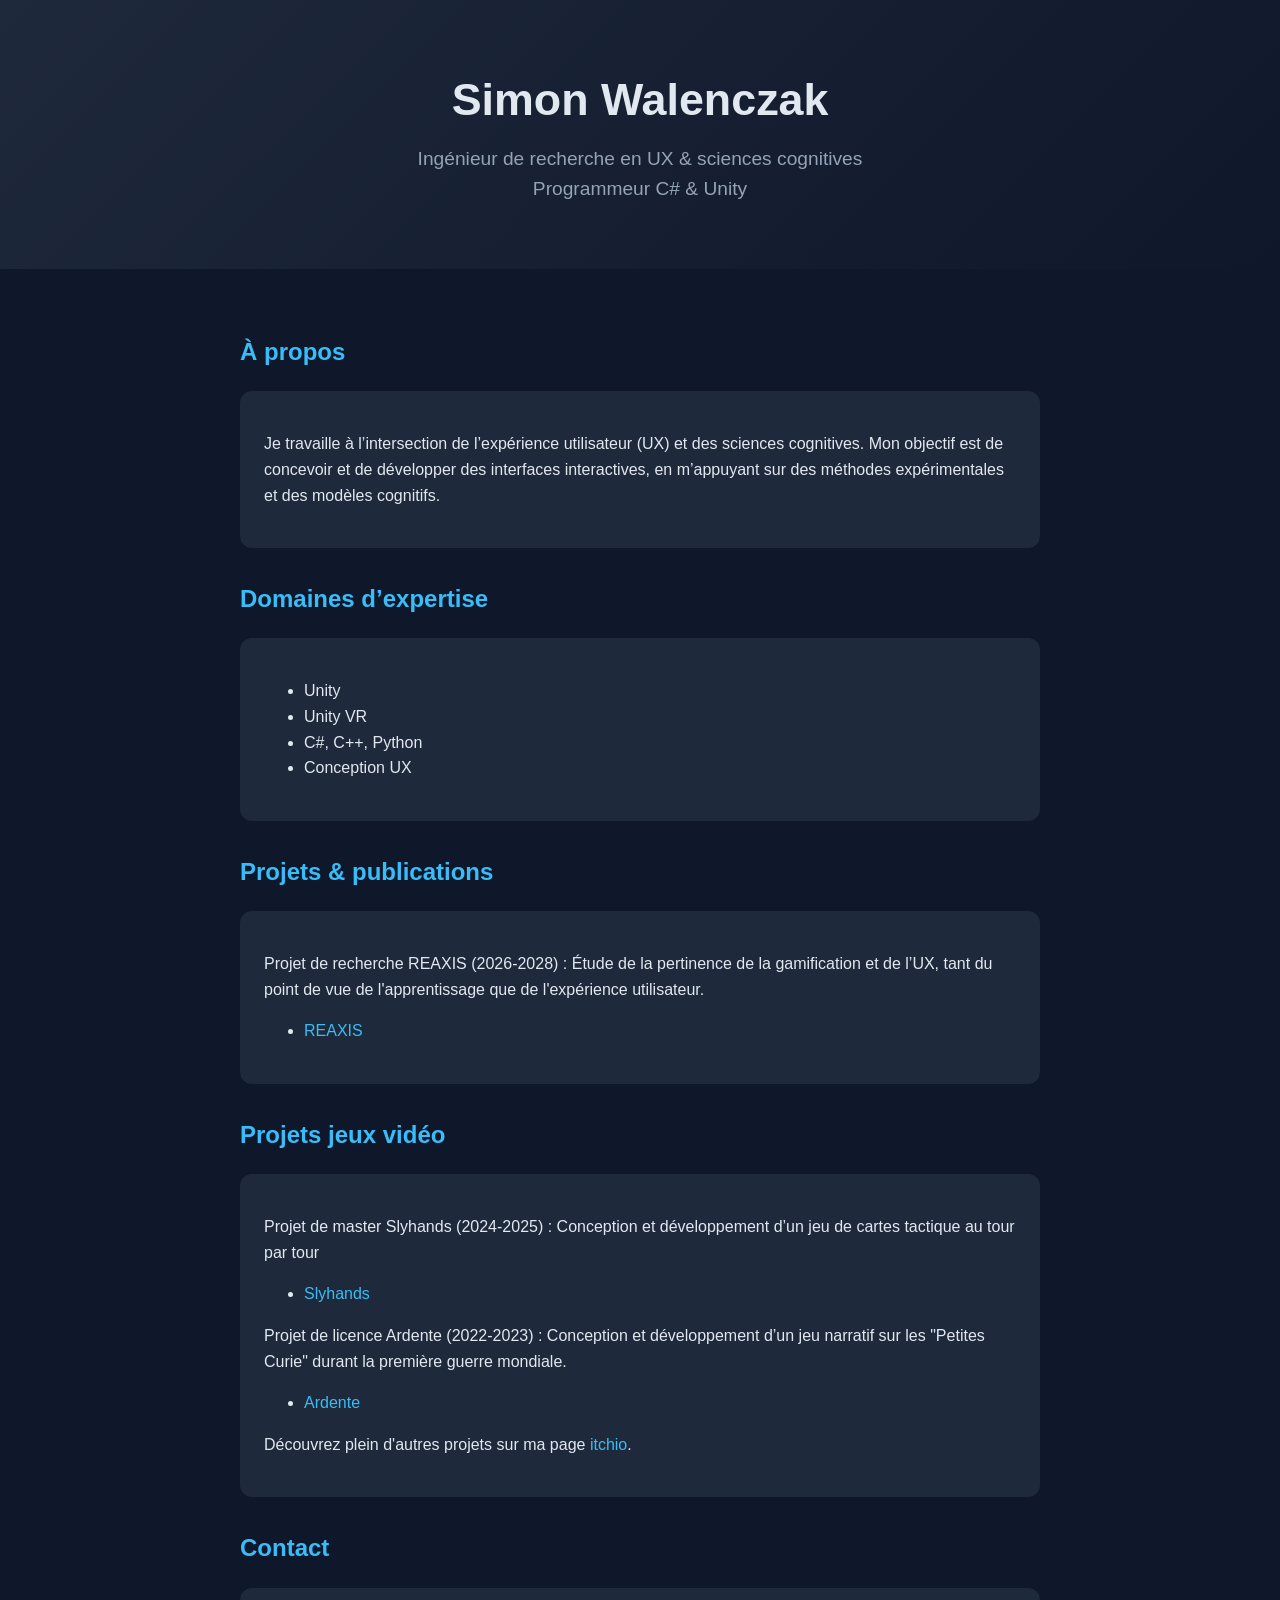
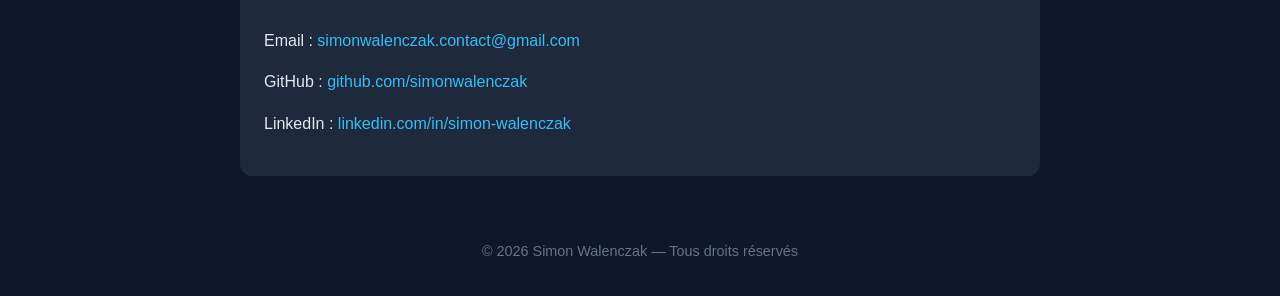
<file: index.html>
<!DOCTYPE html>
<html lang="fr">
<head>
    <meta charset="UTF-8">
    <meta name="viewport" content="width=device-width, initial-scale=1.0">
    <title>Simon Walenczak</title>

    <style>
        body {
            margin: 0;
            font-family: -apple-system, BlinkMacSystemFont, "Segoe UI", Roboto, sans-serif;
            background-color: #0f172a;
            color: #e2e8f0;
            line-height: 1.6;
        }

        header {
            padding: 4rem 2rem;
            text-align: center;
            background: linear-gradient(135deg, #1e293b, #0f172a);
        }

        h1 {
            margin: 0;
            font-size: 2.8rem;
        }

        h2 {
            color: #38bdf8;
            margin-top: 2rem;
        }

        .subtitle {
            font-size: 1.2rem;
            color: #94a3b8;
            margin-top: 0.5rem;
        }

        section {
            max-width: 800px;
            margin: auto;
            padding: 2rem;
        }

        a {
            color: #38bdf8;
            text-decoration: none;
        }

        a:hover {
            text-decoration: underline;
        }

        .card {
            background-color: #1e293b;
            padding: 1.5rem;
            border-radius: 12px;
            margin-top: 1rem;
        }

        footer {
            text-align: center;
            padding: 2rem;
            color: #64748b;
            font-size: 0.9rem;
        }
    </style>
</head>

<body>

<header>
    <h1>Simon Walenczak</h1>
    <div class="subtitle">
        Ingénieur de recherche en UX & sciences cognitives<br>
        Programmeur C# & Unity
    </div>
</header>

<section>
    <h2>À propos</h2>
    <div class="card">
        <p>
            Je travaille à l’intersection de l’expérience utilisateur (UX) et des sciences cognitives. 
            Mon objectif est de concevoir et de développer des interfaces interactives, en m’appuyant sur des méthodes expérimentales et des modèles cognitifs.
        </p>
    </div>

    <h2>Domaines d’expertise</h2>
    <div class="card">
        <ul>
            <li>Unity</li>
            <li>Unity VR</li>
            <li>C#, C++, Python</li>
            <li>Conception UX</li>
        </ul>
    </div>

    <h2>Projets & publications</h2>
    <div class="card">
        <p>
            Projet de recherche REAXIS (2026-2028) : Étude de la pertinence de la gamification et de l’UX, tant du point de vue de l'apprentissage que de l'expérience utilisateur.
        </p>
        <ul>
            <li><a href="https://www.anthropo-lab.com/projet/reaxis-2026-2028/">REAXIS</a></li>
        </ul>
    </div>

    <h2>Projets jeux vidéo</h2>
     <div class="card">
         <p>
            Projet de master Slyhands (2024-2025) : Conception et développement d’un jeu de cartes tactique au tour par tour
        </p>
        <ul>
            <li><a href="https://piktura.itch.io/slyhands">Slyhands</a></li>
        </ul>
          <p>
            Projet de licence Ardente (2022-2023) : Conception et développement d’un jeu narratif sur les "Petites Curie" durant la première guerre mondiale.
        </p>
        <ul>
            <li><a href="https://piktura.itch.io/ardente">Ardente</a></li>
        </ul>
          <p>
            Découvrez plein d'autres projets sur ma page <a href="https://walenczak-simon.itch.io/">itchio</a>.
        </p>
    </div>

    <h2>Contact</h2>
    <div class="card">
        <p>Email : <a href="mailto:simonwalenczak.contact@gmail.com">simonwalenczak.contact@gmail.com</a></p>
        <p>GitHub : <a href="https://github.com/simonwalenczak">github.com/simonwalenczak</a></p>
        <p>LinkedIn : <a href="https://www.linkedin.com/in/simon-walenczak/">linkedin.com/in/simon-walenczak</a></p>
    </div>
</section>

<footer>
    © 2026 Simon Walenczak — Tous droits réservés
</footer>

</body>
</html>
</file>
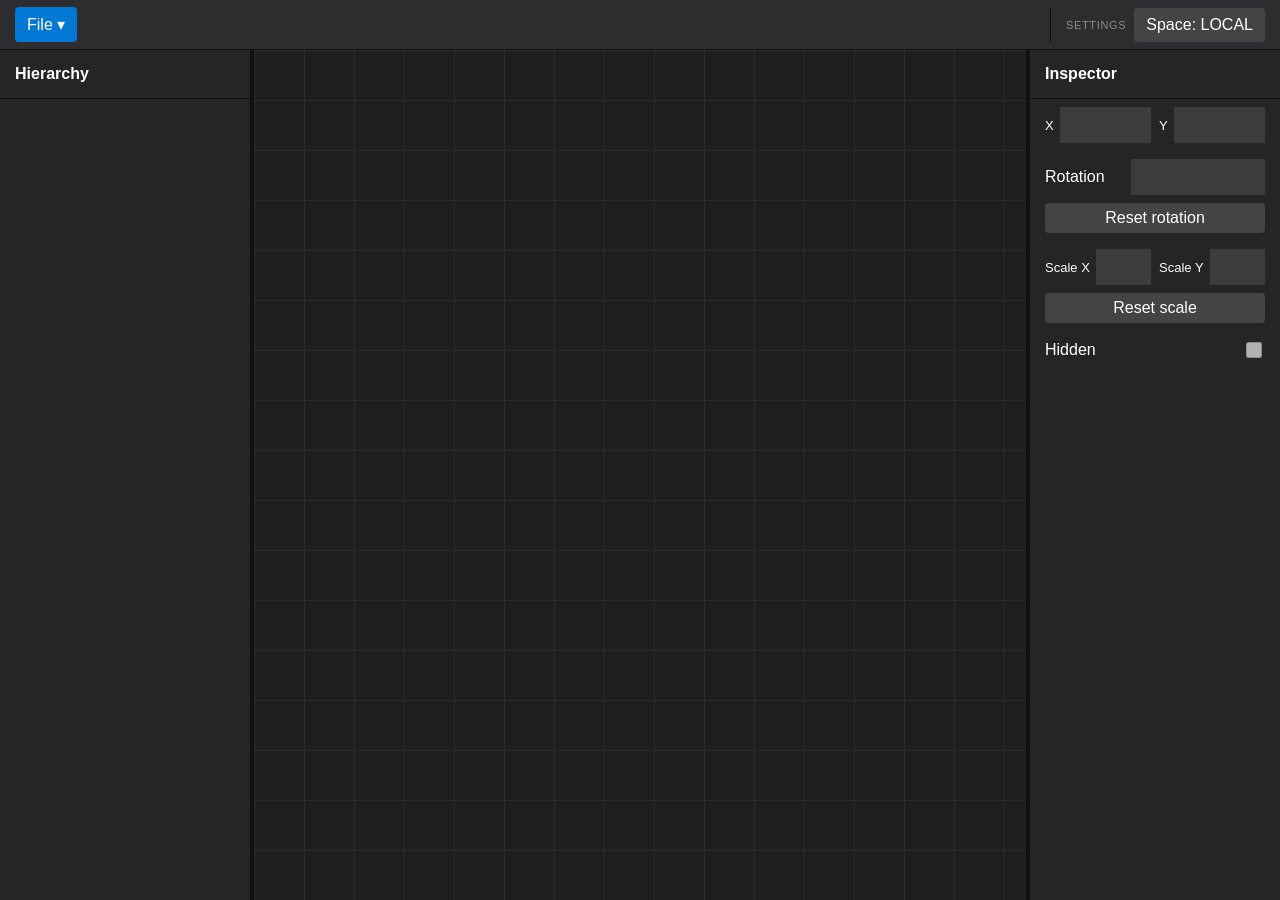
<file: Scene_Creator/index.html>
﻿<!DOCTYPE html>
<html lang="fr">

<head>
    <meta charset="UTF-8">
    <meta name="viewport" content="width=device-width, initial-scale=1.0">
    <title>Scene Creator</title>

    <link rel="stylesheet" href="style.css">
</head>

<body>

    <div id="topbar">

        <div class="topbar-group">
            <div class="dropdown" id="fileMenu">
                <button class="dropdown-btn" type="button">File &#9662;</button>
                <div class="dropdown-content">
                    <label class="dropdown-item">
                        Importer image
                        <input type="file" id="imageInput" accept="image/*,.svg" hidden>
                    </label>
                    <label class="dropdown-item">
                        Import Scene
                        <input type="file" id="sceneImportInput" accept=".svg" hidden>
                    </label>
                    <button id="exportSceneBtn" class="dropdown-item" type="button">Exporter scÃ¨ne</button>
                </div>
            </div>
        </div>

        <div class="topbar-group settings-group">
            <span class="settings-label">Settings</span>
            <button id="spaceToggle" class="toggle-btn" type="button">
                Space: LOCAL
            </button>
        </div>

    </div>

    <div id="editor">

        <div id="hierarchy-panel">

            <div class="panel-title">
                Hierarchy
            </div>

            <div id="hierarchy"></div>

            <div id="contextMenu" class="context-menu hidden">
                <div id="renameBtn">Renommer</div>
                <div id="deleteBtn">Supprimer</div>
            </div>
        </div>

        <div class="panel-resizer" id="hierarchyResizer"></div>

        <div id="viewport">

            <div id="scene">
                <div id="grid"></div>
                <div id="objectLayer"></div>
                <div id="selectionBox" class="selection-box" hidden></div>
                <div id="gizmo" hidden>

                    <div class="axis axis-x"></div>
                    <div class="axis axis-y"></div>

                    <div id="rotationCircle"></div>
                    <div class="rotate-handle"></div>

                </div>

            </div>

        </div>

        <div class="panel-resizer" id="inspectorResizer"></div>

        <div id="inspector-panel">

            <div class="panel-title">
                Inspector
            </div>

            <div class="field-row">
                <div class="field compact-field">
                    <label for="posX">X</label>
                    <input type="number" id="posX">
                </div>

                <div class="field compact-field">
                    <label for="posY">Y</label>
                    <input type="number" id="posY">
                </div>
            </div>

            <div class="field">
                <label for="rotation">Rotation</label>
                <input type="number" id="rotation">
            </div>

            <div class="inspector-action">
                <button id="resetRotationBtn" type="button">Reset rotation</button>
            </div>

            <div class="field-row">
                <div class="field compact-field">
                    <label for="scaleX">Scale X</label>
                    <input type="number" id="scaleX" step="0.01">
                </div>

                <div class="field compact-field">
                    <label for="scaleY">Scale Y</label>
                    <input type="number" id="scaleY" step="0.01">
                </div>
            </div>

            <div class="inspector-action">
                <button id="resetScaleBtn" type="button">Reset scale</button>
            </div>

            <label class="checkbox-field">
                <span>Hidden</span>
                <input type="checkbox" id="hiddenInput">
            </label>

            <div id="inspectorTabs" class="inspector-tabs" hidden>
                <button class="inspector-tab active" data-tab="svg" type="button">Couleurs</button>
                <button class="inspector-tab" data-tab="rig" type="button">Rig</button>
            </div>

            <div id="svgExportAction" class="inspector-action svg-export-action" hidden></div>

            <div id="svgInspector" class="svg-inspector" hidden></div>
            <div id="rigInspector" class="rig-inspector" hidden></div>

        </div>

    </div>

    <div id="exportModal" class="modal-overlay" hidden>
        <div class="modal">
            <div class="modal-title">Exporter la scÃ¨ne</div>
            <div class="modal-body">

                <div class="export-name-field">
                    <label for="exportName">Nom du fichier</label>
                    <input type="text" id="exportName" value="scene" placeholder="scene" spellcheck="false">
                </div>

                <div class="export-format-row">
                    <label class="export-mode-option">
                        <input type="radio" name="exportFormat" value="png" checked>
                        PNG
                    </label>
                    <label class="export-mode-option">
                        <input type="radio" name="exportFormat" value="svg">
                        SVG
                    </label>
                </div>

                <div id="exportModeRow" class="export-mode-row">
                    <label class="export-mode-option">
                        <input type="radio" name="exportMode" value="auto" checked>
                        Taille automatique
                    </label>
                    <label class="export-mode-option">
                        <input type="radio" name="exportMode" value="fixed">
                        Taille fixe
                    </label>
                </div>

                <div id="exportFixedFields" class="export-fixed-fields" hidden>
                    <div class="field-row">
                        <div class="field compact-field">
                            <label for="exportWidth">Largeur (px)</label>
                            <input type="number" id="exportWidth" value="1920" min="1">
                        </div>
                        <div class="field compact-field">
                            <label for="exportHeight">Hauteur (px)</label>
                            <input type="number" id="exportHeight" value="1080" min="1">
                        </div>
                    </div>
                </div>

            </div>
            <div class="modal-actions">
                <button id="exportCancelBtn" type="button">Annuler</button>
                <button id="exportConfirmBtn" type="button" class="btn-primary">Exporter</button>
            </div>
        </div>
    </div>

    <script src="script.js"></script>

</body>

</html>
</file>
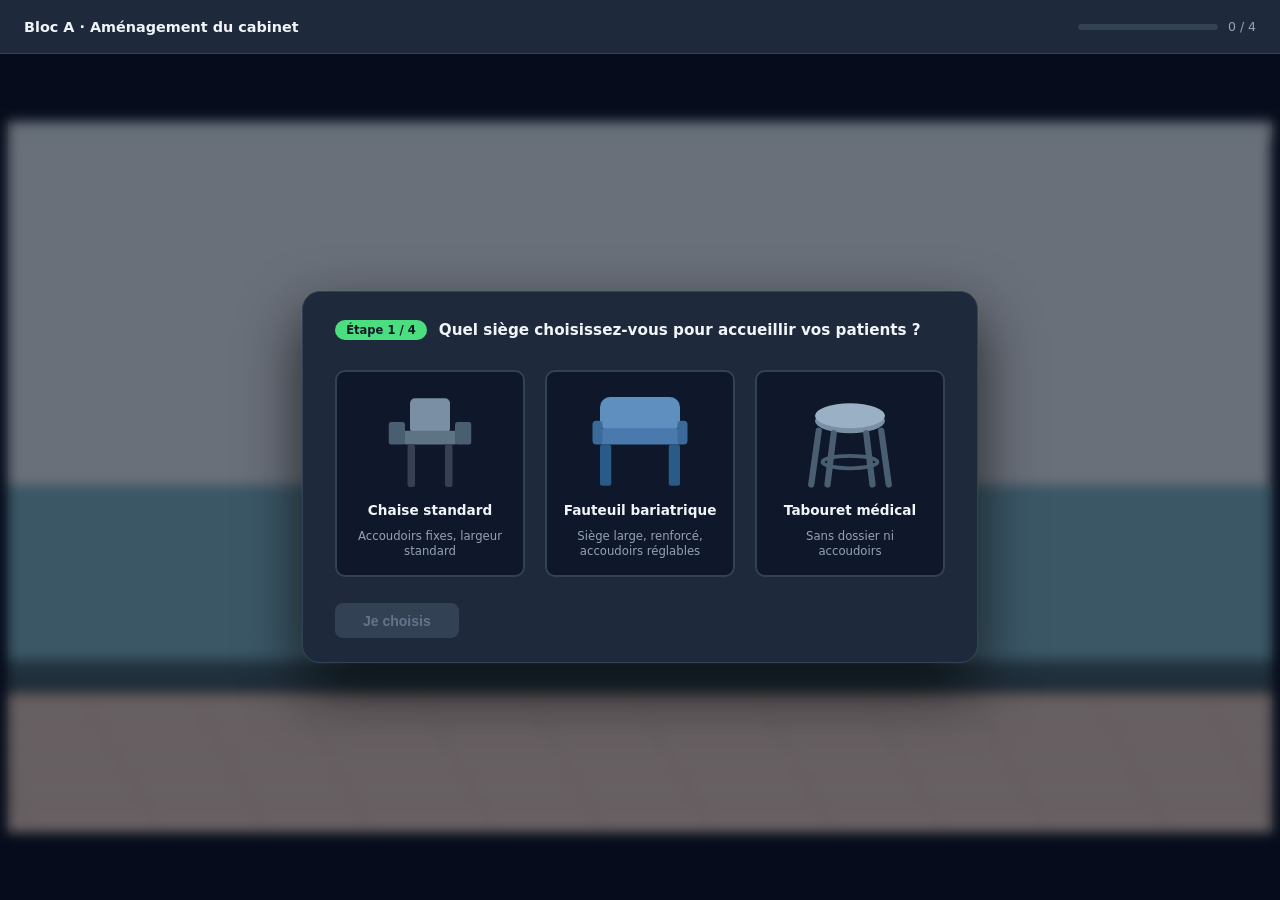
<file: URPS_Ob_A/index.html>
<!DOCTYPE html>
<html lang="fr">
<head>
  <meta charset="UTF-8"/>
  <meta name="viewport" content="width=device-width, initial-scale=1.0"/>
  <title>Bloc A — Aménagement du cabinet</title>
  <link rel="stylesheet" href="bloc_a.css"/>
</head>
<body>
  <div id="app">

    <!-- ===== TOPBAR ===== -->
    <header class="topbar">
      <span class="topbar-title">Bloc A · Aménagement du cabinet</span>
      <div class="topbar-progress">
        <div class="progress-track">
          <div class="progress-fill" id="progress-fill"></div>
        </div>
        <span class="progress-label" id="progress-label">0 / 4</span>
      </div>
    </header>

    <!-- ===== MAIN: scene only ===== -->
    <main class="main-area">

      <!-- Cabinet scene (full height) -->
      <div class="scene-section">
        <div class="scene-inner" id="scene-inner">
          <img class="scene-bg"
               src="../Scene_Creator/Sprites/Background_Cabinet_Medical.svg"
               alt="Cabinet médical"/>
          <div class="scene-dim hidden" id="scene-dim"></div>
          <div class="placed-objects" id="placed-objects"></div>
        </div>
      </div>

    </main>

    <!-- ===== SELECTION MODAL ===== -->
    <div class="modal-backdrop" id="modal-backdrop">
      <!-- sparkle canvas -->
      <canvas class="sparkle-canvas" id="sparkle-canvas"></canvas>

      <div class="selection-panel" id="selection-panel">
        <div class="step-header">
          <span class="step-chip" id="step-chip">Étape 1</span>
          <p class="step-question" id="step-question"></p>
        </div>
        <div class="options-row" id="options-row"></div>
        <div class="panel-footer">
          <button class="btn-choose" id="btn-choose" disabled>Je choisis</button>
        </div>
      </div>
    </div>

    <!-- ===== RECAP OVERLAY ===== -->
    <div class="recap-overlay hidden" id="recap-overlay">
      <div class="recap-panel" id="recap-panel">
        <div class="recap-header">
          <span class="recap-chip" id="recap-chip">Analyse 1 / 4</span>
          <span class="recap-status-badge" id="recap-status-badge"></span>
        </div>
        <div class="recap-body" id="recap-body"></div>
        <div class="recap-question-row">
          <p class="recap-q-text">Disposez-vous de cet équipement dans votre cabinet ?</p>
          <div class="recap-answer-btns">
            <button class="btn-equip btn-equip-oui" id="btn-equip-oui">✓ Oui</button>
            <button class="btn-equip btn-equip-non" id="btn-equip-non">✗ Non</button>
          </div>
        </div>
      </div>
    </div>

  </div>
  <script src="bloc_a.js"></script>
</body>
</html>
</file>
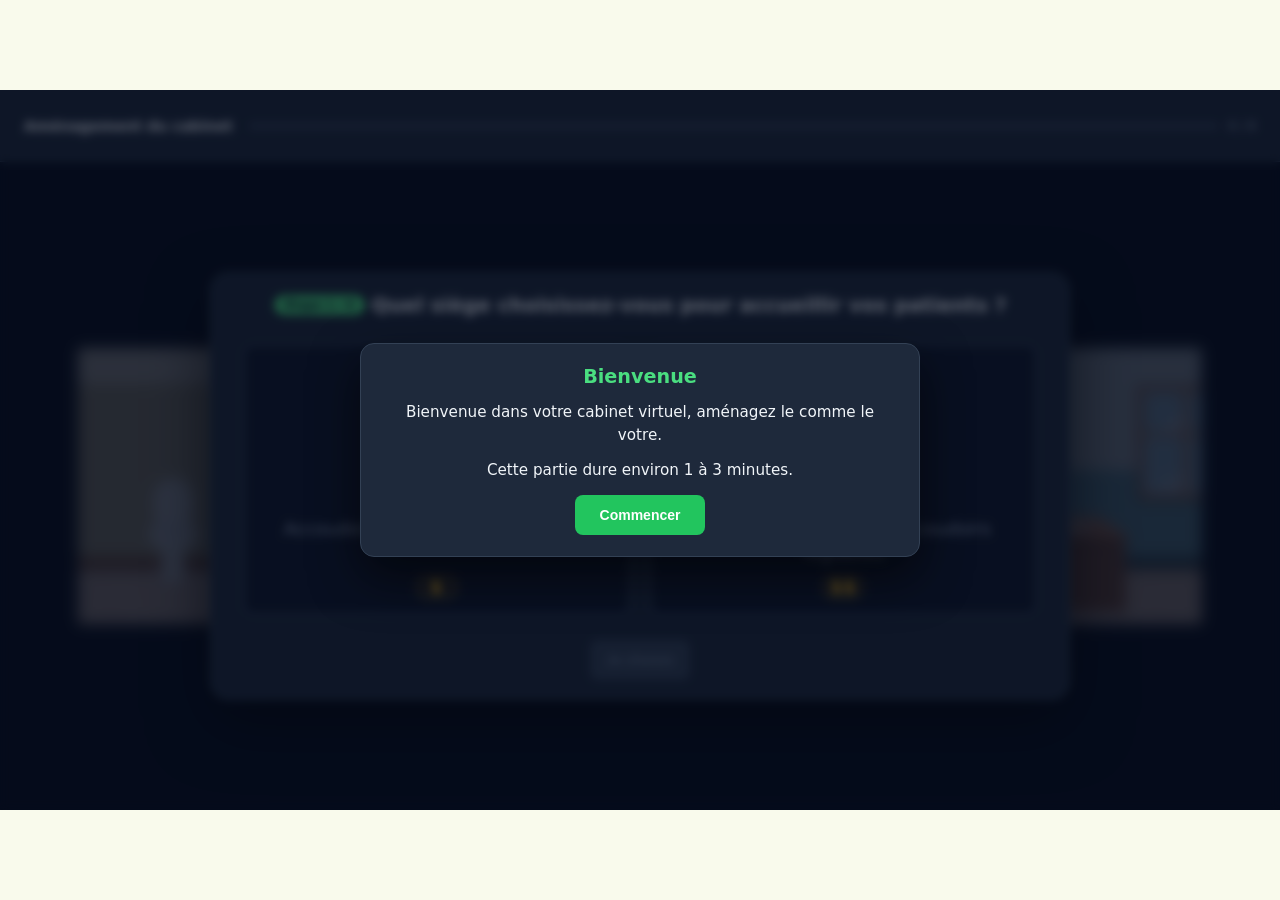
<file: URPS_Ob_blocA/index.html>
<!DOCTYPE html>
<html lang="fr" data-scene="blocA">
<head>
  <meta charset="UTF-8"/>
  <script src="../shared/scene-runtime.js?v=20261006-r2"></script>
  <meta name="viewport" content="width=device-width, initial-scale=1.0, maximum-scale=1.0, user-scalable=no, viewport-fit=cover"/>
  <meta name="mobile-web-app-capable" content="yes"/>
  <meta name="apple-mobile-web-app-capable" content="yes"/>
  <meta name="apple-mobile-web-app-status-bar-style" content="black-translucent"/>
  <link rel="manifest" href="../manifest.json"/>
  <title>Bloc A — Aménagement du cabinet</title>
  <link rel="stylesheet" href="Bloc_A.css?v=20261006-r2"/>
  <link rel="stylesheet" href="../shared/scene-layout.css?v=20261006-r2" />
</head>
<body>
  <div id="app" class="content urps-stage">

    <!-- ===== TOPBAR ===== -->
    <header class="topbar">
      <span class="topbar-title">Aménagement du cabinet</span>
      <div class="topbar-progress">
        <div class="progress-track">
          <div class="progress-fill" id="progress-fill"></div>
        </div>
        <span class="progress-label" id="progress-label">0 / 4</span>
      </div>
    </header>

    <!-- ===== MAIN: scene only ===== -->
    <main class="main-area">

      <!-- Cabinet scene (full height) -->
      <div class="scene-section">
        <div class="scene-inner" id="scene-inner">
          <img class="scene-bg"
               src="./MedicalSprites/Illu/Cabinet_Player_Empty_V2.png"
               alt="Cabinet médical"/>
          <div class="scene-dim hidden" id="scene-dim"></div>
          <div class="placed-objects" id="placed-objects"></div>
        </div>
      </div>

    </main>

    <!-- ===== WELCOME OVERLAY ===== -->
    <div class="center-overlay" id="welcome-overlay" role="dialog" aria-modal="true" aria-labelledby="welcome-title">
      <div class="center-overlay-card">
        <h2 class="center-overlay-title" id="welcome-title">Bienvenue</h2>
        <p class="center-overlay-text">Bienvenue dans votre cabinet virtuel, aménagez le comme le votre.</p>
        <p class="center-overlay-text">Cette partie dure environ 1 à 3 minutes.</p>
        <button class="center-overlay-btn" id="btn-welcome-close" type="button">Commencer</button>
      </div>
    </div>

    <!-- ===== SURVEY OVERLAY ===== -->
    <div class="center-overlay hidden" id="survey-overlay" role="dialog" aria-modal="true" aria-labelledby="survey-title">
      <div class="center-overlay-card">
        <h2 class="center-overlay-title" id="survey-title">Sondage</h2>
        <p class="center-overlay-text">On va récupérer quelques informations.</p>
        <button class="center-overlay-btn" id="btn-survey-close" type="button">Continuer</button>
      </div>
    </div>

    <!-- ===== SELECTION MODAL ===== -->
    <div class="modal-backdrop" id="modal-backdrop">
      <!-- sparkle canvas -->
      <canvas class="sparkle-canvas" id="sparkle-canvas"></canvas>

      <div class="selection-panel" id="selection-panel">
        <div class="step-header">
          <span class="step-chip" id="step-chip">Étape 1</span>
          <p class="step-question" id="step-question"></p>
        </div>
        <div class="options-row" id="options-row"></div>
        <div class="panel-footer">
          <button class="btn-choose" id="btn-choose" disabled>Je choisis</button>
        </div>
      </div>
    </div>

    <!-- ===== RECAP OVERLAY ===== -->
    <div class="recap-overlay hidden" id="recap-overlay">
      <div class="recap-panel" id="recap-panel">
        <div class="recap-header">
          <span class="recap-chip" id="recap-chip">Analyse 1 / 4</span>
          <span class="recap-status-badge" id="recap-status-badge"></span>
        </div>
        <div class="recap-body" id="recap-body"></div>
        <div class="recap-question-row">
          <p class="recap-q-text">Disposez-vous de cet équipement dans votre cabinet ?</p>
          <div class="recap-answer-btns">
            <button class="btn-equip btn-equip-oui" id="btn-equip-oui">✓ Oui</button>
            <button class="btn-equip btn-equip-non" id="btn-equip-non">✗ Non</button>
          </div>
        </div>
      </div>
    </div>

  </div>
  <script src="Bloc_A.js?v=20261006-r2"></script>
  <script src="../shared/scene-layout.js?v=20261006-r2"></script>
</body>
</html>
</file>
<file: Scene_Creator/style.css>
:root {
    --bg: #1e1e1e;
    --panel: #252526;
    --panel-strong: #2d2d30;
    --panel-hover: #3a3d41;
    --field: #3c3c3c;
    --border: #111;
    --accent: #0078d4;
    --selected: #094771;
    --text: #fff;
    --muted-grid: rgba(255, 255, 255, 0.06);
    --gizmo-x: #f04b4b;
    --gizmo-y: #62d96b;
    --gizmo-rotate: #f4a62a;
}

* {
    box-sizing: border-box;
}

body {
    margin: 0;
    overflow: hidden;
    color: var(--text);
    background: var(--bg);
    font-family: Arial, Helvetica, sans-serif;
}

button,
input {
    font: inherit;
}

button {
    border: 0;
}

/* TOPBAR */

#topbar {
    height: 50px;
    display: flex;
    align-items: center;
    gap: 10px;
    padding: 0 15px;
    background: var(--panel-strong);
    border-bottom: 1px solid var(--border);
}

.topbar-group {
    display: flex;
    align-items: center;
    gap: 8px;
}

.settings-group {
    margin-left: auto;
    padding-left: 15px;
    border-left: 1px solid var(--border);
}

.settings-label {
    font-size: 11px;
    text-transform: uppercase;
    letter-spacing: 0.06em;
    color: var(--text);
    opacity: 0.45;
    user-select: none;
}

/* DROPDOWN */

.dropdown {
    position: relative;
}

.dropdown-btn {
    min-height: 34px;
    display: inline-flex;
    align-items: center;
    padding: 8px 12px;
    gap: 6px;
    color: var(--text);
    background: var(--accent);
    border-radius: 4px;
    cursor: pointer;
    user-select: none;
    font: inherit;
    border: 0;
}

.dropdown-btn:hover {
    filter: brightness(1.08);
}

.dropdown-content {
    display: none;
    position: absolute;
    top: calc(100% + 4px);
    left: 0;
    min-width: 180px;
    background: var(--panel-strong);
    border: 1px solid var(--border);
    border-radius: 4px;
    z-index: 9999;
    box-shadow: 0 6px 16px rgba(0, 0, 0, 0.5);
    padding: 4px 0;
}

.dropdown:hover .dropdown-content,
.dropdown:focus-within .dropdown-content {
    display: block;
}

.dropdown-item {
    display: flex;
    align-items: center;
    width: 100%;
    padding: 8px 14px;
    color: var(--text);
    background: none;
    text-align: left;
    cursor: pointer;
    font: inherit;
    border: 0;
    user-select: none;
    white-space: nowrap;
}

.dropdown-item:hover {
    background: var(--panel-hover);
}

.import-btn,
.toggle-btn {
    min-height: 34px;
    display: inline-flex;
    align-items: center;
    justify-content: center;
    padding: 8px 12px;
    color: var(--text);
    border-radius: 4px;
    cursor: pointer;
    user-select: none;
}

.import-btn {
    background: var(--accent);
}

.toggle-btn {
    background: #444;
}

.toggle-btn:hover,
.import-btn:hover {
    filter: brightness(1.08);
}

/* LAYOUT */

#editor {
    display: flex;
    height: calc(100vh - 50px);
    min-height: 0;
}

#hierarchy-panel,
#inspector-panel {
    width: 250px;
    flex: 0 0 250px;
    overflow-y: auto;
    background: var(--panel);
}

#hierarchy-panel {
    border-right: none;
}

#inspector-panel {
    border-left: none;
}

.panel-resizer {
    width: 4px;
    flex-shrink: 0;
    background: var(--border);
    cursor: ew-resize;
    transition: background 0.15s;
    z-index: 1;
}

.panel-resizer:hover,
.panel-resizer.dragging {
    background: var(--accent);
}

.panel-title {
    padding: 15px;
    font-weight: 700;
    border-bottom: 1px solid var(--border);
}

/* HIERARCHY */

#hierarchy {
    padding: 5px;
}

.hierarchy-item {
    display: flex;
    align-items: center;
    gap: 10px;
    min-height: 38px;
    margin-bottom: 3px;
    padding: 8px 10px;
    border-radius: 4px;
    cursor: pointer;
}

.hierarchy-item:hover {
    background: var(--panel-hover);
}

.hierarchy-selected {
    background: var(--selected);
}

.hierarchy-label {
    min-width: 0;
    flex: 1;
    overflow: hidden;
    text-overflow: ellipsis;
    white-space: nowrap;
}

.hierarchy-actions-btn {
    width: 28px;
    height: 28px;
    color: var(--text);
    background: transparent;
    border-radius: 4px;
    cursor: pointer;
}

.hierarchy-actions-btn:hover {
    background: rgba(255, 255, 255, 0.08);
}

.hierarchy-rename-input {
    width: 100%;
    padding: 5px;
    color: var(--text);
    background: var(--field);
    border: 1px solid var(--accent);
    outline: none;
}

.dragging {
    opacity: 0.5;
}

.context-menu {
    position: fixed;
    z-index: 1000000;
    width: 160px;
    color: var(--text);
    background: var(--panel-strong);
    border: 1px solid var(--border);
}

.context-menu div {
    padding: 10px;
    cursor: pointer;
}

.context-menu div:hover {
    background: var(--panel-hover);
}

.hidden,
[hidden] {
    display: none !important;
}

/* VIEWPORT */

#viewport {
    position: relative;
    flex: 1;
    min-width: 0;
    overflow: hidden;
    background: var(--bg);
}

#scene {
    position: absolute;
    transform-origin: top left;
}

#grid {
    width: 100%;
    height: 100%;
    background-image:
        linear-gradient(var(--muted-grid) 1px, transparent 1px),
        linear-gradient(90deg, var(--muted-grid) 1px, transparent 1px);
    background-size: 50px 50px;
}

#objectLayer {
    position: absolute;
    inset: 0;
}

.selection-box {
    position: absolute;
    border: 1px dashed #4a9eff;
    background: rgba(74, 158, 255, 0.08);
    pointer-events: none;
    z-index: 9998;
}

/* SPRITES */

.sprite {
    position: absolute;
    z-index: 1;
    border: 2px solid transparent;
    cursor: move;
    pointer-events: auto;
    transform-origin: center center;
    user-select: none;
    -webkit-user-select: none;
    -ms-user-select: none;
}

.sprite.selected {
    border-color: #00aaff;
}
.sprite.object-hidden {
    display: none;
}

.hierarchy-hidden .hierarchy-label {
    opacity: 0.5;
    font-style: italic;
}

.svg-sprite {
    min-width: 1px;
    min-height: 1px;
    overflow: visible;
}

.svg-content {
    display: block;
    width: 100%;
    height: auto;
    pointer-events: auto;
    overflow: visible;
}

/* GIZMO */

#gizmo {
    position: absolute;
    z-index: 999999;
    width: 0;
    height: 0;
    pointer-events: auto;
    transform-origin: center center;
    --selection-width: 0px;
    --selection-height: 0px;
}

.axis,
.rotate-handle {
    position: absolute;
    z-index: 999999;
}

.axis-x {
    left: 0;
    top: -2px;
    width: 100px;
    height: 4px;
    background: var(--gizmo-x);
    cursor: ew-resize;
}

.axis-y {
    left: -2px;
    top: 0;
    width: 4px;
    height: 100px;
    background: var(--gizmo-y);
    cursor: ns-resize;
}

#rotationCircle {
    position: absolute;
    left: -80px;
    top: -80px;
    width: 160px;
    height: 160px;
    border: 2px dashed var(--gizmo-rotate);
    border-radius: 50%;
    pointer-events: none;
}

.rotate-handle {
    left: -9px;
    top: -60px;
    width: 18px;
    height: 18px;
    background: var(--gizmo-rotate);
    border-radius: 50%;
    cursor: grab;
    pointer-events: auto;
}

.rotate-handle:active {
    cursor: grabbing;
}

.scale-frame {
    position: absolute;
    left: 0;
    top: 0;
    width: 0;
    height: 0;
    transform-origin: center center;
}

.scale-frame::before {
    content: "";
    position: absolute;
    left: calc(var(--selection-width) / -2);
    top: calc(var(--selection-height) / -2);
    width: var(--selection-width);
    height: var(--selection-height);
    border: 1px dashed #00aaff;
    pointer-events: none;
}

.scale-handle {
    position: absolute;
    z-index: 1000000;
    width: 10px;
    height: 10px;
    background: #ffffff;
    border: 1px solid #00aaff;
    border-radius: 2px;
    transform: translate(-50%, -50%);
    pointer-events: auto;
}

.scale-handle-nw,
.scale-handle-se {
    cursor: nwse-resize;
}

.scale-handle-ne,
.scale-handle-sw {
    cursor: nesw-resize;
}

.scale-handle-e,
.scale-handle-w {
    cursor: ew-resize;
}

.scale-handle-n,
.scale-handle-s {
    cursor: ns-resize;
}

.scale-handle-nw {
    left: calc(var(--selection-width) / -2);
    top: calc(var(--selection-height) / -2);
}

.scale-handle-n {
    left: 0;
    top: calc(var(--selection-height) / -2);
}

.scale-handle-ne {
    left: calc(var(--selection-width) / 2);
    top: calc(var(--selection-height) / -2);
}

.scale-handle-e {
    left: calc(var(--selection-width) / 2);
    top: 0;
}

.scale-handle-se {
    left: calc(var(--selection-width) / 2);
    top: calc(var(--selection-height) / 2);
}

.scale-handle-s {
    left: 0;
    top: calc(var(--selection-height) / 2);
}

.scale-handle-sw {
    left: calc(var(--selection-width) / -2);
    top: calc(var(--selection-height) / 2);
}

.scale-handle-w {
    left: calc(var(--selection-width) / -2);
    top: 0;
}

/* INSPECTOR */

.field-row {
    display: grid;
    grid-template-columns: minmax(0, 1fr) minmax(0, 1fr);
    gap: 8px;
    padding: 8px 15px;
}

.field {
    display: grid;
    grid-template-columns: 76px minmax(0, 1fr);
    gap: 10px;
    align-items: center;
    padding: 8px 15px;
}

.field label {
    margin: 0;
    min-width: 0;
}

.field input {
    width: 100%;
    min-width: 0;
    padding: 8px;
    color: var(--text);
    background: var(--field);
    border: 1px solid transparent;
    outline: none;
}

.compact-field {
    grid-template-columns: auto minmax(0, 1fr);
    gap: 6px;
    padding: 0;
}

.compact-field label {
    font-size: 13px;
}

.field input:focus {
    border-color: var(--accent);
}

.inspector-action {
    padding: 0 15px 8px;
}

.svg-export-action {
    padding: 10px 15px;
    border-bottom: 1px solid var(--border);
}

.svg-export-action[hidden] {
    display: none;
}

.inspector-action button {
    width: 100%;
    min-height: 30px;
    padding: 6px 10px;
    color: var(--text);
    background: #444;
    border-radius: 4px;
    cursor: pointer;
}

.inspector-action button:hover {
    filter: brightness(1.08);
}
.checkbox-field {
    display: flex;
    align-items: center;
    justify-content: space-between;
    gap: 10px;
    padding: 8px 15px 12px;
    cursor: pointer;
}

.checkbox-field input {
    width: 16px;
    height: 16px;
    accent-color: var(--accent);
}

/* â”€â”€ Inspector tabs â”€â”€â”€â”€â”€â”€â”€â”€â”€â”€â”€â”€â”€â”€â”€â”€â”€â”€â”€â”€â”€â”€â”€â”€â”€â”€â”€â”€â”€â”€â”€â”€â”€â”€â”€â”€â”€â”€â”€â”€â”€â”€â”€â”€â”€â”€â”€â”€â”€â”€â”€ */
.inspector-tabs {
    display: flex;
    border-top: 1px solid var(--border);
    border-bottom: 1px solid var(--border);
}

.inspector-tabs[hidden] {
    display: none;
}

.inspector-tab {
    flex: 1;
    padding: 8px 6px;
    background: none;
    border: none;
    border-bottom: 2px solid transparent;
    color: rgba(255, 255, 255, 0.55);
    font-size: 12px;
    cursor: pointer;
}

.inspector-tab:hover {
    background: var(--panel-hover);
    color: var(--text);
}

.inspector-tab.active {
    color: var(--text);
    border-bottom-color: var(--accent);
}

.svg-inspector {
    padding: 12px 15px 16px;
    border-top: 1px solid var(--border);
}

.svg-inspector-title {
    margin-bottom: 10px;
    font-weight: 700;
}

.svg-inspector-empty,
.svg-class-ids {
    color: rgba(255, 255, 255, 0.68);
    font-size: 12px;
}

.svg-color-row {
    display: grid;
    grid-template-columns: minmax(0, 1fr) auto;
    gap: 10px;
    align-items: center;
    padding: 8px 0;
    border-top: 1px solid rgba(255, 255, 255, 0.08);
}

.svg-inspector-title + .svg-color-row {
    border-top: 0;
}

.svg-color-meta {
    min-width: 0;
}

.svg-class-name {
    margin-bottom: 3px;
    font-family: Consolas, "Courier New", monospace;
    font-size: 13px;
}

.svg-class-ids {
    overflow: hidden;
    text-overflow: ellipsis;
    white-space: nowrap;
}

.svg-color-controls {
    display: flex;
    align-items: center;
    gap: 6px;
    flex-wrap: wrap;
}

.svg-color-picker {
    width: 28px;
    height: 28px;
    padding: 2px;
    border: 1px solid rgba(255, 255, 255, 0.15);
    border-radius: 3px;
    background: var(--field);
    cursor: pointer;
    flex-shrink: 0;
}

.svg-color-picker::-webkit-color-swatch-wrapper {
    padding: 0;
}

.svg-color-picker::-webkit-color-swatch {
    border: none;
    border-radius: 2px;
}

.svg-color-picker::-moz-color-swatch {
    border: none;
    border-radius: 2px;
}

.svg-color-input {
    width: 76px;
    padding: 6px;
    color: var(--text);
    background: var(--field);
    border: 1px solid transparent;
    outline: none;
    font-family: Consolas, "Courier New", monospace;
    font-size: 12px;
    text-transform: uppercase;
}

.svg-color-input:focus {
    border-color: var(--accent);
}

.svg-color-input.invalid {
    border-color: #f04b4b;
}

.svg-alpha-controls {
    display: flex;
    align-items: center;
    gap: 6px;
}

.svg-alpha-range {
    width: 78px;
    accent-color: var(--accent);
}

.svg-alpha-input {
    width: 58px;
    padding: 6px;
    color: var(--text);
    background: var(--field);
    border: 1px solid transparent;
    outline: none;
    font-family: Consolas, "Courier New", monospace;
    font-size: 12px;
}

.svg-alpha-input:focus {
    border-color: var(--accent);
}

.svg-alpha-input.invalid {
    border-color: #f04b4b;
}

.rig-inspector {
    padding: 12px 15px 16px;
    border-top: 1px solid var(--border);
}

.rig-inspector-title {
    margin-bottom: 10px;
    font-weight: 700;
}

.rig-actions {
    margin-bottom: 10px;
}

.rig-actions button {
    width: 100%;
    min-height: 30px;
    padding: 6px 10px;
    color: var(--text);
    background: #444;
    border-radius: 4px;
    cursor: pointer;
}

.rig-actions button:hover {
    filter: brightness(1.08);
}

.rig-inspector-empty {
    color: rgba(255, 255, 255, 0.68);
    font-size: 12px;
}

.rig-part {
    border-top: 1px solid rgba(255, 255, 255, 0.08);
}

.rig-part summary {
    padding: 8px 0;
    cursor: pointer;
    overflow: hidden;
    text-overflow: ellipsis;
    white-space: nowrap;
    font-family: Consolas, "Courier New", monospace;
    font-size: 13px;
}

.rig-part-controls {
    padding-bottom: 8px;
}

.rig-slider {
    display: grid;
    grid-template-columns: 1fr 52px;
    gap: 8px;
    align-items: center;
    margin: 8px 0;
    font-size: 12px;
}

.rig-slider input[type="range"] {
    grid-column: 1 / -1;
    width: 100%;
    accent-color: var(--accent);
}

.rig-slider output {
    color: rgba(255, 255, 255, 0.68);
    text-align: right;
    font-variant-numeric: tabular-nums;
}

/* â”€â”€ Modal overlay â”€â”€â”€â”€â”€â”€â”€â”€â”€â”€â”€â”€â”€â”€â”€â”€â”€â”€â”€â”€â”€â”€â”€â”€â”€â”€â”€â”€â”€â”€â”€â”€â”€â”€â”€â”€â”€â”€â”€â”€â”€â”€â”€â”€â”€â”€â”€â”€â”€â”€â”€â”€ */
.modal-overlay {
    position: fixed;
    inset: 0;
    background: rgba(0, 0, 0, 0.6);
    display: flex;
    align-items: center;
    justify-content: center;
    z-index: 9999;
}

.modal-overlay[hidden] {
    display: none;
}

.modal {
    background: var(--panel-strong);
    border: 1px solid var(--border);
    border-radius: 6px;
    padding: 20px 24px;
    min-width: 320px;
    max-width: 480px;
    width: 100%;
    color: var(--text);
    display: flex;
    flex-direction: column;
    gap: 18px;
}

.modal-title {
    font-size: 15px;
    font-weight: 600;
    margin-bottom: 2px;
}

.modal-body {
    display: flex;
    flex-direction: column;
    gap: 14px;
}

.export-name-field {
    display: flex;
    flex-direction: column;
    gap: 5px;
}

.export-name-field label {
    font-size: 11px;
    color: rgba(255, 255, 255, 0.65);
}

.export-name-field input[type="text"] {
    background: var(--field);
    border: 1px solid rgba(255, 255, 255, 0.1);
    color: var(--text);
    padding: 5px 8px;
    border-radius: 4px;
    font-size: 13px;
    width: 100%;
    box-sizing: border-box;
}

.export-name-field input[type="text"]:focus {
    outline: none;
    border-color: var(--accent);
}

.export-mode-row {
    display: flex;
    gap: 20px;
}

.export-mode-option {
    display: flex;
    align-items: center;
    gap: 7px;
    cursor: pointer;
    font-size: 13px;
}

.export-mode-option input[type="radio"] {
    accent-color: var(--accent);
    cursor: pointer;
}

.export-fixed-fields .field-row {
    display: flex;
    gap: 12px;
}

.export-fixed-fields .compact-field {
    flex: 1;
    display: flex;
    flex-direction: column;
    gap: 5px;
}

.export-fixed-fields .compact-field label {
    font-size: 11px;
    color: rgba(255, 255, 255, 0.65);
}

.export-fixed-fields .compact-field input[type="number"] {
    background: var(--field);
    border: 1px solid rgba(255, 255, 255, 0.1);
    color: var(--text);
    padding: 5px 8px;
    border-radius: 4px;
    font-size: 13px;
    width: 100%;
    box-sizing: border-box;
}

.export-fixed-fields .compact-field input[type="number"]:focus {
    outline: none;
    border-color: var(--accent);
}

.modal-actions {
    display: flex;
    justify-content: flex-end;
    gap: 10px;
}

.modal-actions button {
    padding: 6px 18px;
    border: none;
    border-radius: 4px;
    font-size: 13px;
    cursor: pointer;
    background: var(--field);
    color: var(--text);
}

.modal-actions button:hover {
    background: var(--panel-hover);
}

.modal-actions .btn-primary {
    background: var(--accent);
    color: #fff;
}

.modal-actions .btn-primary:hover {
    background: #106ebe;
}
</file>
<file: URPS_Ob_A/bloc_a.css>
/* =====================================================
   Bloc A — Aménagement du cabinet
   ===================================================== */

/* ===== RESET & VARIABLES ===== */
*, *::before, *::after { box-sizing: border-box; margin: 0; padding: 0; }

:root {
  --c-bg:       #0f172a;
  --c-surface:  #1e293b;
  --c-border:   #334155;
  --c-accent:   #4ade80;
  --c-accent2:  #22c55e;
  --c-text:     #f1f5f9;
  --c-muted:    #94a3b8;
  --c-ok:       #4ade80;
  --c-warn:     #f59e0b;
  --radius:     10px;
  --topbar-h:   54px;
}

html, body {
  height: 100%;
  overflow: hidden;
  background: var(--c-bg);
  color: var(--c-text);
  font-family: 'Segoe UI', system-ui, -apple-system, sans-serif;
}

/* ===== APP SHELL ===== */
#app {
  display: flex;
  flex-direction: column;
  height: 100vh;
}

/* ===== TOPBAR ===== */
.topbar {
  flex-shrink: 0;
  height: var(--topbar-h);
  background: var(--c-surface);
  border-bottom: 1px solid var(--c-border);
  display: flex;
  align-items: center;
  justify-content: space-between;
  padding: 0 1.5rem;
  gap: 1rem;
}

.topbar-title {
  font-size: 0.9rem;
  font-weight: 700;
  color: var(--c-text);
  white-space: nowrap;
  overflow: hidden;
  text-overflow: ellipsis;
}

.topbar-progress {
  display: flex;
  align-items: center;
  gap: 0.625rem;
  flex-shrink: 0;
}

.progress-track {
  width: 140px;
  height: 6px;
  background: var(--c-border);
  border-radius: 99px;
  overflow: hidden;
}

.progress-fill {
  height: 100%;
  background: var(--c-accent);
  border-radius: 99px;
  width: 0%;
  transition: width 0.5s ease;
}

.progress-label {
  font-size: 0.78rem;
  color: var(--c-muted);
  font-variant-numeric: tabular-nums;
}

/* ===== MAIN AREA ===== */
.main-area {
  flex: 1;
  min-height: 0;
  display: flex;
  flex-direction: column;
  position: relative;
}

/* ===== SCENE SECTION ===== */
.scene-section {
  flex: 1;
  min-height: 0;
  display: flex;
  align-items: center;
  justify-content: center;
  background: #080f1c;
  padding: 0.5rem;
}

.scene-inner {
  position: relative;
  /* Maintains the Background_Cabinet_Medical.svg aspect ratio (460.81:259.21) */
  aspect-ratio: 460.81 / 259.21;
  height: 100%;
  max-width: 100%;
}

.scene-bg {
  display: block;
  width: 100%;
  height: 100%;
  object-fit: fill;
  border-radius: 4px;
}

.placed-objects {
  position: absolute;
  inset: 0;
  pointer-events: none;
  z-index: 2;
}

/* ===== SCENE DIM (recap phase) ===== */
.scene-dim {
  position: absolute;
  inset: 0;
  background: rgba(0, 0, 0, 0.58);
  z-index: 1;
  pointer-events: none;
  transition: opacity 0.4s;
}

.scene-dim.hidden { display: none; }

/* ===== PLACED OBJECT STATES (recap) ===== */
.placed-obj.highlighted {
  filter: drop-shadow(0 0 8px #4ade80) drop-shadow(0 0 20px rgba(74,222,128,0.6));
  animation: highlightPulse 1.6s ease-in-out infinite;
  z-index: 3;
  position: absolute; /* ensure z-index applies */
}

@keyframes highlightPulse {
  0%, 100% { filter: drop-shadow(0 0 8px #4ade80) drop-shadow(0 0 20px rgba(74,222,128,0.5)); }
  50%       { filter: drop-shadow(0 0 14px #4ade80) drop-shadow(0 0 35px rgba(74,222,128,0.85)); }
}

.placed-obj.dimmed {
  opacity: 0.2;
  transition: opacity 0.4s;
}

/* ===== PLACED OBJECT IN SCENE ===== */
.placed-obj {
  position: absolute;
  width: 9%;
  height: auto;
  opacity: 0;
  animation: popIn 0.5s cubic-bezier(0.34, 1.56, 0.64, 1) forwards;
  filter: drop-shadow(0 2px 6px rgba(0,0,0,0.55));
}

.placed-obj svg {
  width: 100%;
  height: auto;
  display: block;
}

@keyframes popIn {
  from { transform: scale(0) rotate(-8deg); opacity: 0; }
  60%  { transform: scale(1.15) rotate(2deg); }
  to   { transform: scale(1) rotate(0); opacity: 1; }
}

/* ===== MODAL BACKDROP ===== */
.modal-backdrop {
  position: fixed;
  inset: var(--topbar-h) 0 0 0;
  z-index: 50;
  display: flex;
  align-items: center;
  justify-content: center;
  padding: 1.5rem;
  /* dark + blur over the scene */
  background: rgba(6, 12, 28, 0.55);
  backdrop-filter: blur(6px);
  -webkit-backdrop-filter: blur(6px);
  transition: opacity 0.35s ease;
}

.modal-backdrop.fading {
  opacity: 0;
  pointer-events: none;
}

/* Sparkle canvas (fills backdrop, above modal panel) */
.sparkle-canvas {
  position: absolute;
  inset: 0;
  pointer-events: none;
  z-index: 2;
}

/* ===== SELECTION PANEL (modal card) ===== */
.selection-panel {
  position: relative;
  z-index: 1;
  width: fit-content;
  min-width: 340px;
  max-width: calc(100vw - 3rem);
  background: var(--c-surface);
  border: 1px solid var(--c-border);
  border-radius: 18px;
  box-shadow: 0 24px 60px rgba(0,0,0,0.7), 0 0 0 1px rgba(74,222,128,0.08);
  display: flex;
  flex-direction: column;
  padding: 1.75rem 2rem 1.5rem;
  gap: 1.125rem;
  overflow: visible;
  animation: modalSlideUp 0.4s cubic-bezier(0.22, 1, 0.36, 1) both;
}

@keyframes modalSlideUp {
  from { opacity: 0; transform: translateY(40px) scale(0.97); }
  to   { opacity: 1; transform: translateY(0) scale(1); }
}

/* Step header */
.step-header {
  display: flex;
  align-items: center;
  gap: 0.75rem;
  flex-shrink: 0;
  animation: slideDown 0.25s ease-out;
}

@keyframes slideDown {
  from { opacity: 0; transform: translateY(-8px); }
  to   { opacity: 1; transform: translateY(0); }
}

.step-chip {
  background: var(--c-accent);
  color: #0c1a28;
  padding: 0.2rem 0.7rem;
  border-radius: 999px;
  font-size: 0.72rem;
  font-weight: 700;
  white-space: nowrap;
}

.step-question {
  font-size: 0.95rem;
  font-weight: 600;
  color: var(--c-text);
  line-height: 1.35;
}

/* Options row */
.options-row {
  display: flex;
  gap: 1.25rem;
  min-height: 200px;
  overflow-x: visible;
  overflow-y: visible;
  padding-top: 0.75rem;
  padding-bottom: 0.5rem;
  align-items: stretch;
}

/* Hide scrollbar */
.options-row::-webkit-scrollbar { height: 4px; }
.options-row::-webkit-scrollbar-track { background: transparent; }
.options-row::-webkit-scrollbar-thumb { background: var(--c-border); border-radius: 99px; }

/* Option card */
.option-card {
  flex-shrink: 0;
  width: 190px;
  background: var(--c-bg);
  border: 2px solid var(--c-border);
  border-radius: var(--radius);
  padding: 1.25rem 1rem 1rem;
  cursor: pointer;
  display: flex;
  flex-direction: column;
  align-items: center;
  gap: 0.6rem;
  position: relative;
  transition: border-color 0.15s, transform 0.15s, box-shadow 0.15s, opacity 0.4s;
  opacity: 0;
  animation: cardFadeIn 0.3s ease-out forwards;
}

.option-card:nth-child(2) { animation-delay: 0.07s; }
.option-card:nth-child(3) { animation-delay: 0.14s; }

@keyframes cardFadeIn {
  from { opacity: 0; transform: translateY(10px); }
  to   { opacity: 1; transform: translateY(0); }
}

.option-card:hover {
  border-color: #64748b;
  transform: translateY(-3px);
}

.option-card.selected {
  border-color: var(--c-accent);
  box-shadow: 0 0 0 4px rgba(74, 222, 128, 0.25), 0 4px 20px rgba(74, 222, 128, 0.15);
  transform: translateY(-6px);
  opacity: 1;
  animation: cardBounce 0.45s cubic-bezier(0.34, 1.56, 0.64, 1) both;
}

@keyframes cardBounce {
  0%   { transform: translateY(0) scale(1); }
  30%  { transform: translateY(-10px) scale(1.05); }
  55%  { transform: translateY(-5px) scale(0.98); }
  75%  { transform: translateY(-7px) scale(1.02); }
  100% { transform: translateY(-6px) scale(1); }
}

.option-card.confirmed {
  border-color: var(--c-ok);
  pointer-events: none;
}

.option-card.fading-out {
  opacity: 0.25;
  transform: scale(0.94);
}

/* Checkmark badge on selected card */
.card-check {
  position: absolute;
  top: 7px;
  right: 7px;
  width: 20px;
  height: 20px;
  background: var(--c-accent);
  border-radius: 50%;
  display: none;
  align-items: center;
  justify-content: center;
}

.option-card.selected .card-check { display: flex; }

.option-svg {
  width: 100px;
  height: 100px;
  display: flex;
  align-items: center;
  justify-content: center;
}

.option-svg svg {
  width: 100%;
  height: 100%;
}

.option-label {
  font-size: 0.85rem;
  font-weight: 700;
  color: var(--c-text);
  text-align: center;
  line-height: 1.3;
}

.option-desc {
  font-size: 0.73rem;
  color: var(--c-muted);
  text-align: center;
  line-height: 1.3;
}

/* Panel footer */
.panel-footer {
  flex-shrink: 0;
  display: flex;
  align-items: center;
  gap: 1rem;
}

/* ===== SHARED BUTTON ===== */
.btn-choose {
  background: var(--c-accent2);
  color: #fff;
  border: none;
  border-radius: 8px;
  padding: 0.6rem 1.75rem;
  font-size: 0.875rem;
  font-weight: 700;
  cursor: pointer;
  transition: background 0.15s, opacity 0.2s, transform 0.1s;
}

.btn-choose:disabled {
  background: var(--c-border);
  color: #64748b;
  cursor: not-allowed;
}

.btn-choose:not(:disabled):hover {
  background: #16a34a;
  transform: translateY(-1px);
}

.btn-choose:not(:disabled):active {
  transform: translateY(0);
}

/* ===== RESULTS SCREEN ===== */
.screen-results {
  position: fixed;
  inset: 0;
  background: var(--c-bg);
  overflow-y: auto;
  z-index: 100;
}

.screen-results.hidden { display: none; }

.results-inner {
  display: flex;
  flex-direction: column;
  align-items: center;
  padding: 2rem 1.5rem 3rem;
  gap: 2rem;
  max-width: 760px;
  margin: 0 auto;
}

/* Results header */
.results-header {
  text-align: center;
  display: flex;
  flex-direction: column;
  align-items: center;
  gap: 0.5rem;
}

.results-title {
  font-size: 1.8rem;
  font-weight: 800;
  color: var(--c-accent);
}

.results-subtitle {
  color: var(--c-muted);
  font-size: 0.95rem;
}

.results-score {
  margin-top: 0.5rem;
  background: var(--c-surface);
  border: 1px solid var(--c-border);
  border-radius: 999px;
  padding: 0.35rem 1.25rem;
  display: flex;
  align-items: baseline;
  gap: 0.4rem;
}

.score-num {
  font-size: 1.4rem;
  font-weight: 800;
  color: var(--c-accent);
}

.score-lbl {
  font-size: 0.82rem;
  color: var(--c-muted);
}

/* Results scene */
.results-scene-wrap {
  width: 100%;
  max-width: 720px;
  position: relative;
  aspect-ratio: 460.81 / 259.21;
  border-radius: var(--radius);
  overflow: hidden;
  border: 2px solid var(--c-border);
}

.results-scene-wrap img {
  display: block;
  width: 100%;
  height: 100%;
  object-fit: fill;
}

.results-placed {
  position: absolute;
  inset: 0;
  pointer-events: none;
}

.results-placed .placed-obj {
  animation: none;
  opacity: 1;
  transform: scale(1);
}

/* Results summary grid */
.results-summary {
  display: grid;
  grid-template-columns: 1fr 1fr;
  gap: 0.875rem;
  width: 100%;
}

@media (max-width: 560px) {
  .results-summary { grid-template-columns: 1fr; }
}

/* Result card */
.result-card {
  background: var(--c-surface);
  border-radius: var(--radius);
  padding: 1rem;
  display: flex;
  gap: 0.875rem;
  align-items: flex-start;
  border-left: 4px solid var(--c-border);
}

.result-card.optimal     { border-left-color: var(--c-ok); }
.result-card.non-optimal { border-left-color: var(--c-warn); }

.rc-icon {
  flex-shrink: 0;
  width: 48px;
  height: 48px;
}

.rc-icon svg {
  width: 100%;
  height: 100%;
}

.rc-body {
  flex: 1;
  min-width: 0;
  display: flex;
  flex-direction: column;
  gap: 0.3rem;
}

.rc-top {
  display: flex;
  align-items: center;
  gap: 0.5rem;
  flex-wrap: wrap;
}

.rc-step {
  font-size: 0.7rem;
  color: var(--c-muted);
  font-weight: 600;
}

.rc-badge {
  font-size: 0.68rem;
  font-weight: 700;
  padding: 0.15rem 0.5rem;
  border-radius: 999px;
}

.rc-badge.ok   { background: rgba(34,197,94,0.15);  color: #4ade80; }
.rc-badge.warn { background: rgba(245,158,11,0.15); color: #fbbf24; }

.rc-choice {
  font-size: 0.82rem;
  font-weight: 700;
  color: var(--c-text);
}

.rc-feedback {
  font-size: 0.75rem;
  color: var(--c-muted);
  line-height: 1.5;
}

/* Results actions */
.results-actions {
  margin-top: 0.5rem;
}

/* ===== RECAP OVERLAY ===== */
.recap-overlay {
  position: fixed;
  inset: var(--topbar-h) 0 0 0;
  z-index: 60;
  display: flex;
  align-items: center;
  justify-content: center;
  padding: 1.5rem;
  pointer-events: none; /* pass clicks through backdrop to scene */
}

.recap-overlay.hidden { display: none; }

/* ===== RECAP PANEL ===== */
.recap-panel {
  pointer-events: all;
  width: fit-content;
  min-width: 380px;
  max-width: calc(100vw - 3rem);
  background: var(--c-surface);
  border: 1px solid var(--c-border);
  border-radius: 18px;
  box-shadow: 0 28px 64px rgba(0,0,0,0.75), 0 0 0 1px rgba(74,222,128,0.1);
  display: flex;
  flex-direction: column;
  padding: 1.5rem 1.75rem 1.375rem;
  gap: 1.125rem;
  transition: opacity 0.3s, transform 0.3s;
  animation: modalSlideUp 0.4s cubic-bezier(0.22, 1, 0.36, 1) both;
}

/* Recap header */
.recap-header {
  display: flex;
  align-items: center;
  gap: 0.75rem;
  flex-shrink: 0;
}

.recap-chip {
  background: var(--c-accent);
  color: #0c1a28;
  padding: 0.2rem 0.75rem;
  border-radius: 999px;
  font-size: 0.72rem;
  font-weight: 700;
  white-space: nowrap;
}

.recap-status-badge {
  font-size: 0.75rem;
  font-weight: 700;
  padding: 0.2rem 0.6rem;
  border-radius: 999px;
}

.recap-status-badge.ok   { background: rgba(74,222,128,0.15); color: #4ade80; }
.recap-status-badge.warn { background: rgba(245,158,11,0.15);  color: #fbbf24; }

/* Recap body */
.recap-body {
  display: flex;
  flex-direction: column;
  gap: 0.875rem;
}

.recap-chosen-row {
  display: flex;
  gap: 1rem;
  align-items: flex-start;
}

.recap-item-icon {
  flex-shrink: 0;
  width: 64px;
  height: 64px;
}

.recap-item-icon.small {
  width: 48px;
  height: 48px;
}

.recap-item-icon svg { width: 100%; height: 100%; }

.recap-item-info {
  flex: 1;
  min-width: 0;
  display: flex;
  flex-direction: column;
  gap: 0.3rem;
}

.recap-item-label {
  font-size: 0.9rem;
  font-weight: 700;
  color: var(--c-text);
}

.recap-item-feedback {
  font-size: 0.78rem;
  color: var(--c-muted);
  line-height: 1.55;
}

.recap-item-feedback.feedback-warn {
  color: #fbbf24;
}

/* Optimal hint box */
.recap-optimal-hint {
  background: rgba(74,222,128,0.07);
  border: 1px solid rgba(74,222,128,0.25);
  border-radius: 10px;
  padding: 0.875rem 1rem;
  display: flex;
  flex-direction: column;
  gap: 0.625rem;
}

.hint-label {
  font-size: 0.72rem;
  font-weight: 700;
  color: #4ade80;
  text-transform: uppercase;
  letter-spacing: 0.04em;
}

.recap-optimal-row {
  display: flex;
  gap: 0.875rem;
  align-items: flex-start;
}

.recap-item-feedback.feedback-optimal {
  color: #86efac;
}

/* Equipment question row */
.recap-question-row {
  border-top: 1px solid var(--c-border);
  padding-top: 1rem;
  display: flex;
  align-items: center;
  justify-content: space-between;
  gap: 1rem;
  flex-wrap: wrap;
}

.recap-q-text {
  font-size: 0.88rem;
  font-weight: 600;
  color: var(--c-text);
  flex: 1;
  min-width: 200px;
}

.recap-answer-btns {
  display: flex;
  gap: 0.625rem;
  flex-shrink: 0;
}

.btn-equip {
  border: none;
  border-radius: 8px;
  padding: 0.55rem 1.25rem;
  font-size: 0.85rem;
  font-weight: 700;
  cursor: pointer;
  transition: transform 0.12s, opacity 0.15s;
}

.btn-equip:hover { transform: translateY(-2px); }
.btn-equip:active { transform: translateY(0); }
.btn-equip:disabled { opacity: 0.4; cursor: not-allowed; transform: none; }

.btn-equip-oui {
  background: rgba(74,222,128,0.15);
  color: #4ade80;
  border: 1px solid rgba(74,222,128,0.4);
}

.btn-equip-oui:hover:not(:disabled) {
  background: rgba(74,222,128,0.28);
}

.btn-equip-non {
  background: rgba(148,163,184,0.12);
  color: var(--c-muted);
  border: 1px solid var(--c-border);
}

.btn-equip-non:hover:not(:disabled) {
  background: rgba(148,163,184,0.22);
}

/* Equipment answer tag (shown in final summary) */
.rc-equip-answer {
  font-size: 0.72rem;
  font-weight: 600;
  padding: 0.15rem 0.5rem;
  border-radius: 999px;
  margin-top: 0.15rem;
  display: inline-block;
}

.rc-equip-answer.has  { background: rgba(74,222,128,0.12); color: #4ade80; }
.rc-equip-answer.none { background: rgba(148,163,184,0.1);  color: var(--c-muted); }
</file>
<file: URPS_Ob_blocA/Bloc_A.css>
/* =====================================================
   Bloc A — Aménagement du cabinet
   ===================================================== */

/* ===== RESET & VARIABLES ===== */
*, *::before, *::after { box-sizing: border-box; margin: 0; padding: 0; }

:root {
  --scene-ratio: 16 / 9;
  --scene-max-w: 100%;
  --scene-pad:   0.5rem;
  --c-bg:       #0f172a;
  --c-surface:  #1e293b;
  --c-border:   #334155;
  --c-accent:   #4ade80;
  --c-accent2:  #22c55e;
  --c-text:     #f1f5f9;
  --c-muted:    #94a3b8;
  --c-ok:       #4ade80;
  --c-warn:     #f59e0b;
  --radius:     10px;
  --topbar-h:   10%;
}

html, body {
  height: 100%;
  overflow: hidden;
  background: #ffffff;
  color: var(--c-text);
  font-family: 'Segoe UI', system-ui, -apple-system, sans-serif;
}

body {
  display: flex;
  align-items: center;
  justify-content: center;
}

.hidden { display: none !important; }

/* ===== APP SHELL ===== */
#app {
  position: relative;
  display: flex;
  flex-direction: column;
  width: min(100vw, calc(100vh * 16 / 9));
  height: min(100vh, calc(100vw * 9 / 16));
  aspect-ratio: var(--scene-ratio);
  overflow: hidden;
}

/* ===== TOPBAR ===== */
.topbar {
  flex-shrink: 0;
  height: var(--topbar-h);
  width: 100%;
  background: var(--c-surface);
  border-bottom: 1px solid var(--c-border);
  display: flex;
  align-items: center;
  justify-content: space-between;
  padding: 0 1.5rem;
  gap: 1rem;
}

.topbar-title {
  font-size: 0.9rem;
  font-weight: 700;
  color: var(--c-text);
  white-space: nowrap;
  overflow: hidden;
  text-overflow: ellipsis;
}

.topbar-progress {
  display: flex;
  align-items: center;
  gap: 0.625rem;
  flex: 1;
  min-width: 0;
}

.progress-track {
  flex: 1;
  min-width: 0;
  height: 6px;
  background: var(--c-border);
  border-radius: 99px;
  overflow: hidden;
}

.progress-fill {
  height: 100%;
  background: var(--c-accent);
  border-radius: 99px;
  width: 0%;
  transition: width 0.5s ease;
}

.progress-label {
  font-size: 0.78rem;
  color: var(--c-muted);
  font-variant-numeric: tabular-nums;
}

/* ===== MAIN AREA ===== */
.main-area {
  height: calc(100% - var(--topbar-h));
  min-height: 0;
  width: 100%;
  display: flex;
  flex-direction: column;
  position: relative;
}

/* ===== GENERIC CENTER OVERLAY ===== */
.center-overlay {
  position: absolute;
  inset: 0;
  z-index: 120;
  display: flex;
  align-items: center;
  justify-content: center;
  padding: 1.25rem;
  background: rgba(6, 12, 28, 0.62);
  backdrop-filter: blur(5px);
  -webkit-backdrop-filter: blur(5px);
}

.center-overlay-card {
  width: min(560px, 100%);
  background: var(--c-surface);
  border: 1px solid var(--c-border);
  border-radius: 14px;
  padding: 1.35rem 1.4rem;
  box-shadow: 0 20px 48px rgba(0, 0, 0, 0.58);
  display: flex;
  flex-direction: column;
  gap: 0.8rem;
  text-align: center;
}

.center-overlay-title {
  color: var(--c-accent);
  font-size: 1.2rem;
  font-weight: 800;
}

.center-overlay-text {
  color: var(--c-text);
  font-size: 0.95rem;
  line-height: 1.5;
}

.center-overlay-btn {
  align-self: center;
  min-width: 130px;
  border: none;
  border-radius: 8px;
  padding: 0.6rem 1.1rem;
  background: var(--c-accent2);
  color: #fff;
  font-size: 0.86rem;
  font-weight: 700;
  cursor: pointer;
  transition: background 0.15s, transform 0.1s;
}

.center-overlay-btn:hover,
.center-overlay-btn:focus-visible {
  background: #16a34a;
  transform: translateY(-1px);
  outline: none;
}

/* ===== SCENE SECTION ===== */
.scene-section {
  flex: 1;
  min-height: 0;
  display: flex;
  align-items: center;
  justify-content: center;
  background: #080f1c;
  padding: var(--scene-pad);
}

.scene-inner {
  position: relative;
  aspect-ratio: var(--scene-ratio);
  height: 100%;
  max-width: 100%;
}

.scene-bg {
  display: block;
  width: 100%;
  height: 100%;
  object-fit: contain;
  border-radius: 4px;
}

.placed-objects {
  position: absolute;
  inset: 0;
  pointer-events: none;
  z-index: 2;
}

/* ===== SCENE DIM (recap phase) ===== */
.scene-dim {
  position: absolute;
  inset: 0;
  background: rgba(0, 0, 0, 0.58);
  z-index: 1;
  pointer-events: none;
  transition: opacity 0.4s;
}

.scene-dim.hidden { display: none; }

/* ===== PLACED OBJECT STATES (recap) ===== */
.placed-obj.highlighted {
  opacity: 1; /* animation override below replaces the popIn animation, so opacity must be reasserted */
  filter: drop-shadow(0 0 8px #4ade80) drop-shadow(0 0 20px rgba(74,222,128,0.6));
  animation: highlightPulse 1.6s ease-in-out infinite;
  z-index: 3;
  position: absolute; /* ensure z-index applies */
}

@keyframes highlightPulse {
  0%, 100% { filter: drop-shadow(0 0 8px #4ade80) drop-shadow(0 0 20px rgba(74,222,128,0.5)); }
  50%       { filter: drop-shadow(0 0 14px #4ade80) drop-shadow(0 0 35px rgba(74,222,128,0.85)); }
}

.placed-obj.dimmed {
  opacity: 0.2;
  transition: opacity 0.4s;
}

/* ===== PLACED OBJECT IN SCENE ===== */
.placed-obj {
  position: absolute;
  width: 9%;
  height: auto;
  transform: translate(-50%, -100%);
  opacity: 0;
  animation: popIn 0.5s cubic-bezier(0.34, 1.56, 0.64, 1) forwards;
  filter: drop-shadow(0 2px 6px rgba(0,0,0,0.55));
}

.placed-obj svg,
.placed-obj .medical-sprite {
  width: 100%;
  height: auto;
  display: block;
}

.medical-sprite {
  object-fit: contain;
}

@keyframes popIn {
  from { transform: translate(-50%, -100%) scale(0) rotate(-8deg); opacity: 0; }
  60%  { transform: translate(-50%, -100%) scale(1.15) rotate(2deg); }
  to   { transform: translate(-50%, -100%) scale(1) rotate(0); opacity: 1; }
}

/* ===== MODAL BACKDROP ===== */
.modal-backdrop {
  position: absolute;
  inset: var(--topbar-h) 0 0 0;
  z-index: 50;
  display: flex;
  align-items: center;
  justify-content: center;
  padding: 1.5rem;
  /* dark + blur over the scene */
  background: rgba(6, 12, 28, 0.55);
  backdrop-filter: blur(6px);
  -webkit-backdrop-filter: blur(6px);
  transition: opacity 0.35s ease;
}

.modal-backdrop.fading {
  opacity: 0;
  pointer-events: none;
}

/* Sparkle canvas (fills backdrop, above modal panel) */
.sparkle-canvas {
  position: absolute;
  inset: 0;
  pointer-events: none;
  z-index: 2;
}

/* ===== SELECTION PANEL (modal card) ===== */
.selection-panel {
  position: relative;
  z-index: 1;
  width: fit-content;
  min-width: 340px;
  max-width: 92%;
  background: var(--c-surface);
  border: 1px solid var(--c-border);
  border-radius: 18px;
  box-shadow: 0 24px 60px rgba(0,0,0,0.7), 0 0 0 1px rgba(74,222,128,0.08);
  display: flex;
  flex-direction: column;
  padding: 1.75rem 2rem 1.5rem;
  gap: 1.125rem;
  overflow: visible;
  animation: modalSlideUp 0.4s cubic-bezier(0.22, 1, 0.36, 1) both;
}

@keyframes modalSlideUp {
  from { opacity: 0; transform: translateY(40px) scale(0.97); }
  to   { opacity: 1; transform: translateY(0) scale(1); }
}

/* Step header */
.step-header {
  display: flex;
  align-items: center;
  justify-content: center;
  gap: 0.75rem;
  flex-shrink: 0;
  animation: slideDown 0.25s ease-out;
  text-align: center;
}

@keyframes slideDown {
  from { opacity: 0; transform: translateY(-8px); }
  to   { opacity: 1; transform: translateY(0); }
}

.step-chip {
  background: var(--c-accent);
  color: #0c1a28;
  padding: 0.2rem 0.7rem;
  border-radius: 999px;
  font-size: 0.72rem;
  font-weight: 700;
  white-space: nowrap;
}

.step-question {
  font-size: 0.95rem;
  font-weight: 600;
  color: var(--c-text);
  line-height: 1.35;
}

/* Options row */
.options-row {
  display: flex;
  justify-content: center;
  gap: 1.25rem;
  min-height: 200px;
  overflow-x: visible;
  overflow-y: visible;
  padding-top: 0.75rem;
  padding-bottom: 0.5rem;
  align-items: stretch;
}

/* Hide scrollbar */
.options-row::-webkit-scrollbar { height: 4px; }
.options-row::-webkit-scrollbar-track { background: transparent; }
.options-row::-webkit-scrollbar-thumb { background: var(--c-border); border-radius: 99px; }

/* Option card */
.option-card {
  flex-shrink: 0;
  width: 190px;
  background: var(--c-bg);
  border: 2px solid var(--c-border);
  border-radius: var(--radius);
  padding: 1.25rem 1rem 1rem;
  cursor: pointer;
  display: flex;
  flex-direction: column;
  align-items: center;
  gap: 0.5rem;
  position: relative;
  transition: border-color 0.15s, transform 0.15s, box-shadow 0.15s, opacity 0.4s;
  opacity: 0;
  animation: cardFadeIn 0.3s ease-out forwards;
}

.option-card:nth-child(2) { animation-delay: 0.07s; }
.option-card:nth-child(3) { animation-delay: 0.14s; }

@keyframes cardFadeIn {
  from { opacity: 0; transform: translateY(10px); }
  to   { opacity: 1; transform: translateY(0); }
}

.option-card:hover {
  border-color: #64748b;
  transform: translateY(-3px);
}

.option-card.selected {
  border-color: var(--c-accent);
  box-shadow: 0 0 0 4px rgba(74, 222, 128, 0.25), 0 4px 20px rgba(74, 222, 128, 0.15);
  transform: translateY(-6px);
  opacity: 1;
  animation: cardBounce 0.45s cubic-bezier(0.34, 1.56, 0.64, 1) both;
}

@keyframes cardBounce {
  0%   { transform: translateY(0) scale(1); }
  30%  { transform: translateY(-10px) scale(1.05); }
  55%  { transform: translateY(-5px) scale(0.98); }
  75%  { transform: translateY(-7px) scale(1.02); }
  100% { transform: translateY(-6px) scale(1); }
}

.option-card.confirmed {
  border-color: var(--c-ok);
  pointer-events: none;
}

.option-card.fading-out {
  opacity: 0.25;
  transform: scale(0.94);
}

/* Checkmark badge on selected card */
.card-check {
  position: absolute;
  top: 4%;
  right: 4%;
  width: 20px;
  height: 20px;
  background: var(--c-accent);
  border-radius: 50%;
  display: none;
  align-items: center;
  justify-content: center;
}

.option-card.selected .card-check { display: flex; }

.option-svg {
  width: 118px;
  height: 118px;
  display: flex;
  align-items: center;
  justify-content: center;
}

.option-svg svg,
.option-svg .medical-sprite {
  width: 100%;
  height: 100%;
  display: block;
}

.option-label {
  font-size: 0.85rem;
  font-weight: 700;
  color: var(--c-text);
  text-align: center;
  line-height: 1.3;
}

.option-desc {
  font-size: 0.77rem;
  color: var(--c-muted);
  text-align: center;
  line-height: 1.35;
}

.option-cost {
  margin-top: auto;
  min-width: 44px;
  padding: 0.2rem 0.5rem;
  border-radius: 999px;
  background: rgba(251, 191, 36, 0.12);
  border: 1px solid rgba(251, 191, 36, 0.28);
  color: #fbbf24;
  font-size: 0.78rem;
  font-weight: 800;
  line-height: 1;
  text-align: center;
  letter-spacing: 0.04em;
}

/* Panel footer */
.panel-footer {
  flex-shrink: 0;
  display: flex;
  align-items: center;
  justify-content: center;
  gap: 1rem;
}

/* ===== SHARED BUTTON ===== */
.btn-choose {
  background: var(--c-accent2);
  color: #fff;
  border: none;
  border-radius: 8px;
  padding: 0.6rem 1.75rem;
  font-size: 0.875rem;
  font-weight: 700;
  cursor: pointer;
  transition: background 0.15s, opacity 0.2s, transform 0.1s;
}

.btn-choose:disabled {
  background: var(--c-border);
  color: #64748b;
  cursor: not-allowed;
}

.btn-choose:not(:disabled):hover {
  background: #16a34a;
  transform: translateY(-1px);
}

.btn-choose:not(:disabled):active {
  transform: translateY(0);
}

/* ===== RESULTS SCREEN ===== */
.screen-results {
  position: absolute;
  inset: 0;
  background: var(--c-bg);
  overflow-y: auto;
  z-index: 100;
}

.screen-results.hidden { display: none; }

.results-inner {
  display: flex;
  flex-direction: column;
  align-items: center;
  padding: 2rem 1.5rem 3rem;
  gap: 2rem;
  max-width: 760px;
  margin: 0 auto;
}

/* Results header */
.results-header {
  text-align: center;
  display: flex;
  flex-direction: column;
  align-items: center;
  gap: 0.5rem;
}

.results-title {
  font-size: 1.8rem;
  font-weight: 800;
  color: var(--c-accent);
}

.results-subtitle {
  color: var(--c-muted);
  font-size: 0.95rem;
}

.results-score {
  margin-top: 0.5rem;
  background: var(--c-surface);
  border: 1px solid var(--c-border);
  border-radius: 999px;
  padding: 0.35rem 1.25rem;
  display: flex;
  align-items: baseline;
  gap: 0.4rem;
}

.score-num {
  font-size: 1.4rem;
  font-weight: 800;
  color: var(--c-accent);
}

.score-lbl {
  font-size: 0.82rem;
  color: var(--c-muted);
}

/* Results scene */
.results-scene-wrap {
  width: 100%;
  max-width: 720px;
  position: relative;
  aspect-ratio: var(--scene-ratio);
  border-radius: var(--radius);
  overflow: hidden;
  border: 2px solid var(--c-border);
}

.results-scene-wrap img {
  display: block;
  width: 100%;
  height: 100%;
  object-fit: fill;
}

.results-placed {
  position: absolute;
  inset: 0;
  pointer-events: none;
}

.results-placed .placed-obj {
  animation: none;
  opacity: 1;
  transform: scale(1);
}

/* Results summary grid */
.results-summary {
  display: grid;
  grid-template-columns: 1fr 1fr;
  gap: 0.875rem;
  width: 100%;
}

@media (max-width: 560px) {
  .results-summary { grid-template-columns: 1fr; }
}

/* Result card */
.result-card {
  background: var(--c-surface);
  border-radius: var(--radius);
  padding: 1rem;
  display: flex;
  gap: 0.875rem;
  align-items: flex-start;
  border-left: 4px solid var(--c-border);
}

.result-card.optimal     { border-left-color: var(--c-ok); }
.result-card.non-optimal { border-left-color: var(--c-warn); }

.rc-icon {
  flex-shrink: 0;
  width: 48px;
  height: 48px;
}

.rc-icon svg,
.rc-icon .medical-sprite {
  width: 100%;
  height: 100%;
}

.rc-body {
  flex: 1;
  min-width: 0;
  display: flex;
  flex-direction: column;
  gap: 0.3rem;
}

.rc-top {
  display: flex;
  align-items: center;
  gap: 0.5rem;
  flex-wrap: wrap;
}

.rc-step {
  font-size: 0.7rem;
  color: var(--c-muted);
  font-weight: 600;
}

.rc-badge {
  font-size: 0.68rem;
  font-weight: 700;
  padding: 0.15rem 0.5rem;
  border-radius: 999px;
}

.rc-badge.ok   { background: rgba(34,197,94,0.15);  color: #4ade80; }
.rc-badge.warn { background: rgba(245,158,11,0.15); color: #fbbf24; }

.rc-choice {
  font-size: 0.82rem;
  font-weight: 700;
  color: var(--c-text);
}

.rc-feedback {
  font-size: 0.75rem;
  color: var(--c-muted);
  line-height: 1.5;
}

/* Results actions */
.results-actions {
  margin-top: 0.5rem;
}

/* ===== RECAP OVERLAY ===== */
.recap-overlay {
  position: absolute;
  inset: var(--topbar-h) 0 0 0;
  z-index: 60;
  display: flex;
  align-items: center;
  justify-content: center;
  padding: 1.5rem;
  pointer-events: none; /* pass clicks through backdrop to scene */
}

.recap-overlay.hidden { display: none; }

/* ===== RECAP PANEL ===== */
.recap-panel {
  pointer-events: all;
  width: fit-content;
  min-width: 380px;
  max-width: 92%;
  background: var(--c-surface);
  border: 1px solid var(--c-border);
  border-radius: 18px;
  box-shadow: 0 28px 64px rgba(0,0,0,0.75), 0 0 0 1px rgba(74,222,128,0.1);
  display: flex;
  flex-direction: column;
  padding: 1.5rem 1.75rem 1.375rem;
  gap: 1.125rem;
  transition: opacity 0.3s, transform 0.3s;
  animation: modalSlideUp 0.4s cubic-bezier(0.22, 1, 0.36, 1) both;
}

/* Recap header */
.recap-header {
  display: flex;
  align-items: center;
  gap: 0.75rem;
  flex-shrink: 0;
}

.recap-chip {
  background: var(--c-accent);
  color: #0c1a28;
  padding: 0.2rem 0.75rem;
  border-radius: 999px;
  font-size: 0.72rem;
  font-weight: 700;
  white-space: nowrap;
}

.recap-status-badge {
  font-size: 0.75rem;
  font-weight: 700;
  padding: 0.2rem 0.6rem;
  border-radius: 999px;
}

.recap-status-badge.ok   { background: rgba(74,222,128,0.15); color: #4ade80; }
.recap-status-badge.warn { background: rgba(245,158,11,0.15);  color: #fbbf24; }

/* Recap body */
.recap-body {
  display: flex;
  flex-direction: column;
  gap: 0.875rem;
}

.recap-chosen-row {
  display: flex;
  gap: 1rem;
  align-items: flex-start;
}

.recap-item-icon {
  flex-shrink: 0;
  width: 64px;
  height: 64px;
}

.recap-item-icon.small {
  width: 48px;
  height: 48px;
}

.recap-item-icon svg,
.recap-item-icon .medical-sprite {
  width: 100%;
  height: 100%;
  display: block;
}

.recap-item-info {
  flex: 1;
  min-width: 0;
  display: flex;
  flex-direction: column;
  gap: 0.3rem;
}

.recap-item-label {
  font-size: 0.9rem;
  font-weight: 700;
  color: var(--c-text);
}

.recap-item-feedback {
  font-size: 0.78rem;
  color: var(--c-muted);
  line-height: 1.55;
}

.recap-item-feedback.feedback-warn {
  color: #fbbf24;
}

/* Optimal hint box */
.recap-optimal-hint {
  background: rgba(74,222,128,0.07);
  border: 1px solid rgba(74,222,128,0.25);
  border-radius: 10px;
  padding: 0.875rem 1rem;
  display: flex;
  flex-direction: column;
  gap: 0.625rem;
}

.hint-label {
  font-size: 0.72rem;
  font-weight: 700;
  color: #4ade80;
  text-transform: uppercase;
  letter-spacing: 0.04em;
}

.recap-optimal-row {
  display: flex;
  gap: 0.875rem;
  align-items: flex-start;
}

.recap-item-feedback.feedback-optimal {
  color: #86efac;
}

/* Equipment question row */
.recap-question-row {
  border-top: 1px solid var(--c-border);
  padding-top: 1rem;
  display: flex;
  align-items: center;
  justify-content: space-between;
  gap: 1rem;
  flex-wrap: wrap;
}

.recap-q-text {
  font-size: 0.88rem;
  font-weight: 600;
  color: var(--c-text);
  flex: 1;
  min-width: 200px;
}

.recap-answer-btns {
  display: flex;
  gap: 0.625rem;
  flex-shrink: 0;
}

.btn-equip {
  border: none;
  border-radius: 8px;
  padding: 0.55rem 1.25rem;
  font-size: 0.85rem;
  font-weight: 700;
  cursor: pointer;
  transition: transform 0.12s, opacity 0.15s;
}

.btn-equip:hover { transform: translateY(-2px); }
.btn-equip:active { transform: translateY(0); }
.btn-equip:disabled { opacity: 0.4; cursor: not-allowed; transform: none; }

.btn-equip-oui {
  background: rgba(148,163,184,0.12);
  color: var(--c-muted);
  border: 1px solid var(--c-border);
}

.btn-equip-oui:hover:not(:disabled) {
  background: rgba(148,163,184,0.22);
}

.btn-equip-non {
  background: rgba(148,163,184,0.12);
  color: var(--c-muted);
  border: 1px solid var(--c-border);
}

.btn-equip-non:hover:not(:disabled) {
  background: rgba(148,163,184,0.22);
}

/* Equipment answer tag (shown in final summary) */
.rc-equip-answer {
  font-size: 0.72rem;
  font-weight: 600;
  padding: 0.15rem 0.5rem;
  border-radius: 999px;
  margin-top: 0.15rem;
  display: inline-block;
}

.rc-equip-answer.has  { background: rgba(74,222,128,0.12); color: #4ade80; }
.rc-equip-answer.none { background: rgba(148,163,184,0.1);  color: var(--c-muted); }

@media (max-height: 540px) and (orientation: landscape) {
  :root {
    --topbar-h: 10%;
    --scene-pad: 0.5%;
  }

  .topbar {
    padding: 0 2%;
    gap: 1.5%;
  }

  .topbar-title {
    font-size: 0.78rem;
  }

  .progress-track {
    flex: 1;
    min-width: 0;
  }

  .progress-label {
    font-size: 0.68rem;
  }

  .scene-section {
    padding: var(--scene-pad);
  }

  .center-overlay {
    padding: 0.5rem;
  }

  .center-overlay-card {
    max-height: 88vh;
    overflow-y: auto;
    padding: 0.95rem 1rem;
    gap: 0.55rem;
  }

  .center-overlay-title {
    font-size: 1rem;
  }

  .center-overlay-text {
    font-size: 0.84rem;
  }

  .center-overlay-btn {
    min-width: 112px;
    padding: 0.45rem 0.8rem;
    font-size: 0.78rem;
  }

  .modal-backdrop,
  .recap-overlay {
    padding: 0.6rem;
  }

  .selection-panel,
  .recap-panel {
    max-height: calc(100vh - var(--topbar-h) - 0.8rem);
    overflow-y: auto;
    min-width: 0;
  }

  .selection-panel {
    padding: 0.9rem 1rem;
    gap: 0.7rem;
  }

  .step-question {
    font-size: 0.82rem;
  }

  .options-row {
    gap: 0.7rem;
    min-height: 0;
    padding-top: 0.2rem;
    padding-bottom: 0.2rem;
  }

  .option-card {
    width: 148px;
    padding: 0.82rem 0.7rem 0.75rem;
  }

  .option-svg {
    width: 84px;
    height: 84px;
  }

  .option-desc {
    font-size: 0.68rem;
  }

  .option-cost {
    font-size: 0.7rem;
    padding: 0.15rem 0.4rem;
  }

  .btn-choose,
  .btn-equip {
    font-size: 0.76rem;
    padding: 0.42rem 0.9rem;
  }

  .recap-panel {
    padding: 0.95rem 1rem;
    gap: 0.7rem;
  }

  .recap-question-row {
    padding-top: 0.6rem;
  }

  .recap-q-text,
  .recap-item-label,
  .recap-item-feedback {
    font-size: 0.75rem;
  }
}
</file>
<file: shared/scene-layout.css>
/* Shared viewport contract: scenes fit the available area, never crop it. */
:root {
  --safe-x: calc(env(safe-area-inset-left, 0px) + env(safe-area-inset-right, 0px));
  --safe-y: calc(env(safe-area-inset-top, 0px) + env(safe-area-inset-bottom, 0px));
  --view-height: 100vh;
  --stage-width: min(calc(100vw - var(--safe-x)), calc((var(--view-height) - var(--safe-y)) * 16 / 9));
}
@supports (height: 100dvh) { :root { --view-height: 100dvh; } }
html.urps-embedded { --safe-x: 0px; --safe-y: 0px; }
html, body { margin: 0; width: 100%; height: 100%; overflow: hidden; }
body {
  box-sizing: border-box;
  display: grid;
  place-items: center;
  padding: env(safe-area-inset-top, 0px) env(safe-area-inset-right, 0px) env(safe-area-inset-bottom, 0px) env(safe-area-inset-left, 0px);
  background: #f9faec;
}
.urps-embedded body { padding: 0; }
:is(#onepage, #app, .hub, .content).urps-stage {
  position: relative;
  width: var(--stage-width);
  height: calc(var(--stage-width) * 9 / 16);
  aspect-ratio: 16 / 9;
  container-type: inline-size;
  overflow: hidden;
  min-width: 0;
  min-height: 0;
}
.hub.urps-stage > .hub-stage { width: 100%; height: 100%; }
.urps-stage .intro-panel { position: absolute; inset: 0; padding: 1.5cqw; overflow: hidden; align-items: center; }
.urps-stage .intro-card { max-height: 100%; padding: 1rem; gap: .6rem; }
.urps-stage .intro-card > * { flex-shrink: 0; }
.urps-stage .intro-submit { position: sticky; bottom: 0; }
.urps-stage :is(.hub-welcome-card, .install-help-card, .center-overlay-card, .start-info-card) {
  max-width: 100%; max-height: 100%; overflow-y: auto; overscroll-behavior: contain;
}
.urps-stage :is(.hub-welcome-overlay, .center-overlay, .start-info-overlay, .install-help, .hub-category-overlay) { padding: 1.5cqw; }
.urps-stage .hub-welcome-card { width: min(90%, 760px); margin: 0; }
.urps-stage .hub-category-card { max-height: 100%; }
.urps-stage .hub-category-header { position: sticky; top: 0; background: #182638; z-index: 2; }

/* A: reserve space for the header/action; scroll choices only when necessary. */
.urps-stage :is(.modal-backdrop, .recap-overlay) { padding: 1.5cqw; }
.urps-stage :is(.selection-panel, .recap-panel) {
  width: min(94%, 860px); min-width: 0; max-width: 100%; max-height: 100%;
  padding: 1.5cqw; gap: 1cqw; overflow: hidden;
}
.urps-stage .step-header { flex-wrap: wrap; gap: .4rem; }
.urps-stage .step-question { font-size: clamp(14px, 1.7cqw, 20px); }
.urps-stage .options-row {
  display: grid; grid-auto-flow: column; grid-auto-columns: minmax(0, 1fr);
  flex: 1 1 auto; min-height: 0; gap: 1.5cqw; padding: 1cqw;
  overflow: auto; overscroll-behavior: contain; align-items: start;
}
.urps-stage .option-card {
  width: 100%; min-width: 0; padding: 1cqw; gap: .5rem;
  align-self: stretch;
}
.urps-stage .option-card > * { flex-shrink: 0; }
.urps-stage .option-svg { width: clamp(64px, 12cqw, 150px); height: clamp(64px, 12cqw, 150px); max-width: 100%; }
.urps-stage :is(.option-desc, .option-cost, .option-label) { font-size: clamp(14px, 1.4cqw, 18px); overflow-wrap: anywhere; }
.urps-stage .option-cost { margin-top: auto; }
.urps-stage :is(.btn-choose, .btn-equip, .center-overlay-btn) { min-height: 40px; font-size: max(14px, .875rem); padding: .4rem 1rem; }
.urps-stage .recap-body { min-height: 0; overflow-y: auto; }
.urps-stage :is(.recap-header, .recap-question-row) { flex-shrink: 0; }

/* B: the question and answers scroll together, confirmation stays accessible. */
.urps-stage .vn-question-overlay { padding: 1.5cqw; }
.urps-stage .vn-question-panel { max-height: 100%; max-width: 820px; padding: 1.5cqw; gap: .6rem; overflow: hidden; }
.urps-stage .question-scroll {
  flex: 0 1 auto;
  min-width: 0;
  min-height: 0;
  overflow-y: auto;
  overflow-anchor: none;
  overscroll-behavior: contain;
  display: block;
}
.urps-stage .question-scroll > * + * { margin-top: .6rem; }
.urps-stage :is(.vq-question, .vq-opt, .dialog-text, .narration-text) { font-size: max(14px, .875rem); }
.urps-stage :is(.vq-header, .vq-confirm) { flex-shrink: 0; }
.urps-stage .vq-confirm { min-height: 40px; }
.urps-stage .vn-dialog-wrapper { max-height: 85%; overflow-y: auto; }
.urps-stage .vn-narration, .urps-stage .vn-dialog { flex-shrink: 0; }

.orientation-gate {
  position: fixed; inset: 0; z-index: 900; display: grid; place-content: center;
  padding: 2rem; text-align: center; background: #f9faec; color: #1f2933;
  font: 600 18px/1.5 system-ui, sans-serif;
}
.orientation-gate[hidden] { display: none; }
.orientation-gate button { min-height: 44px; margin-top: 1rem; font: inherit; }
.viewport-install-help { position: fixed; z-index: 1001; overflow-y: auto; }
.scene-loading { position: absolute; inset: 0; z-index: 100; display: grid; place-content: center; text-align: center; background: #f9faec; color: #1f2933; font: 16px system-ui; }
.scene-loading[hidden] { display: none; }
.scene-loading button { min-height: 44px; }
/* Installation instructions take precedence over the landscape reminder. */
#install-gate { z-index: 1000; box-sizing: border-box; overflow-y: auto; }
#install-gate .install-gate-card { box-sizing: border-box; max-height: 100%; overflow-y: auto; }
</file>
